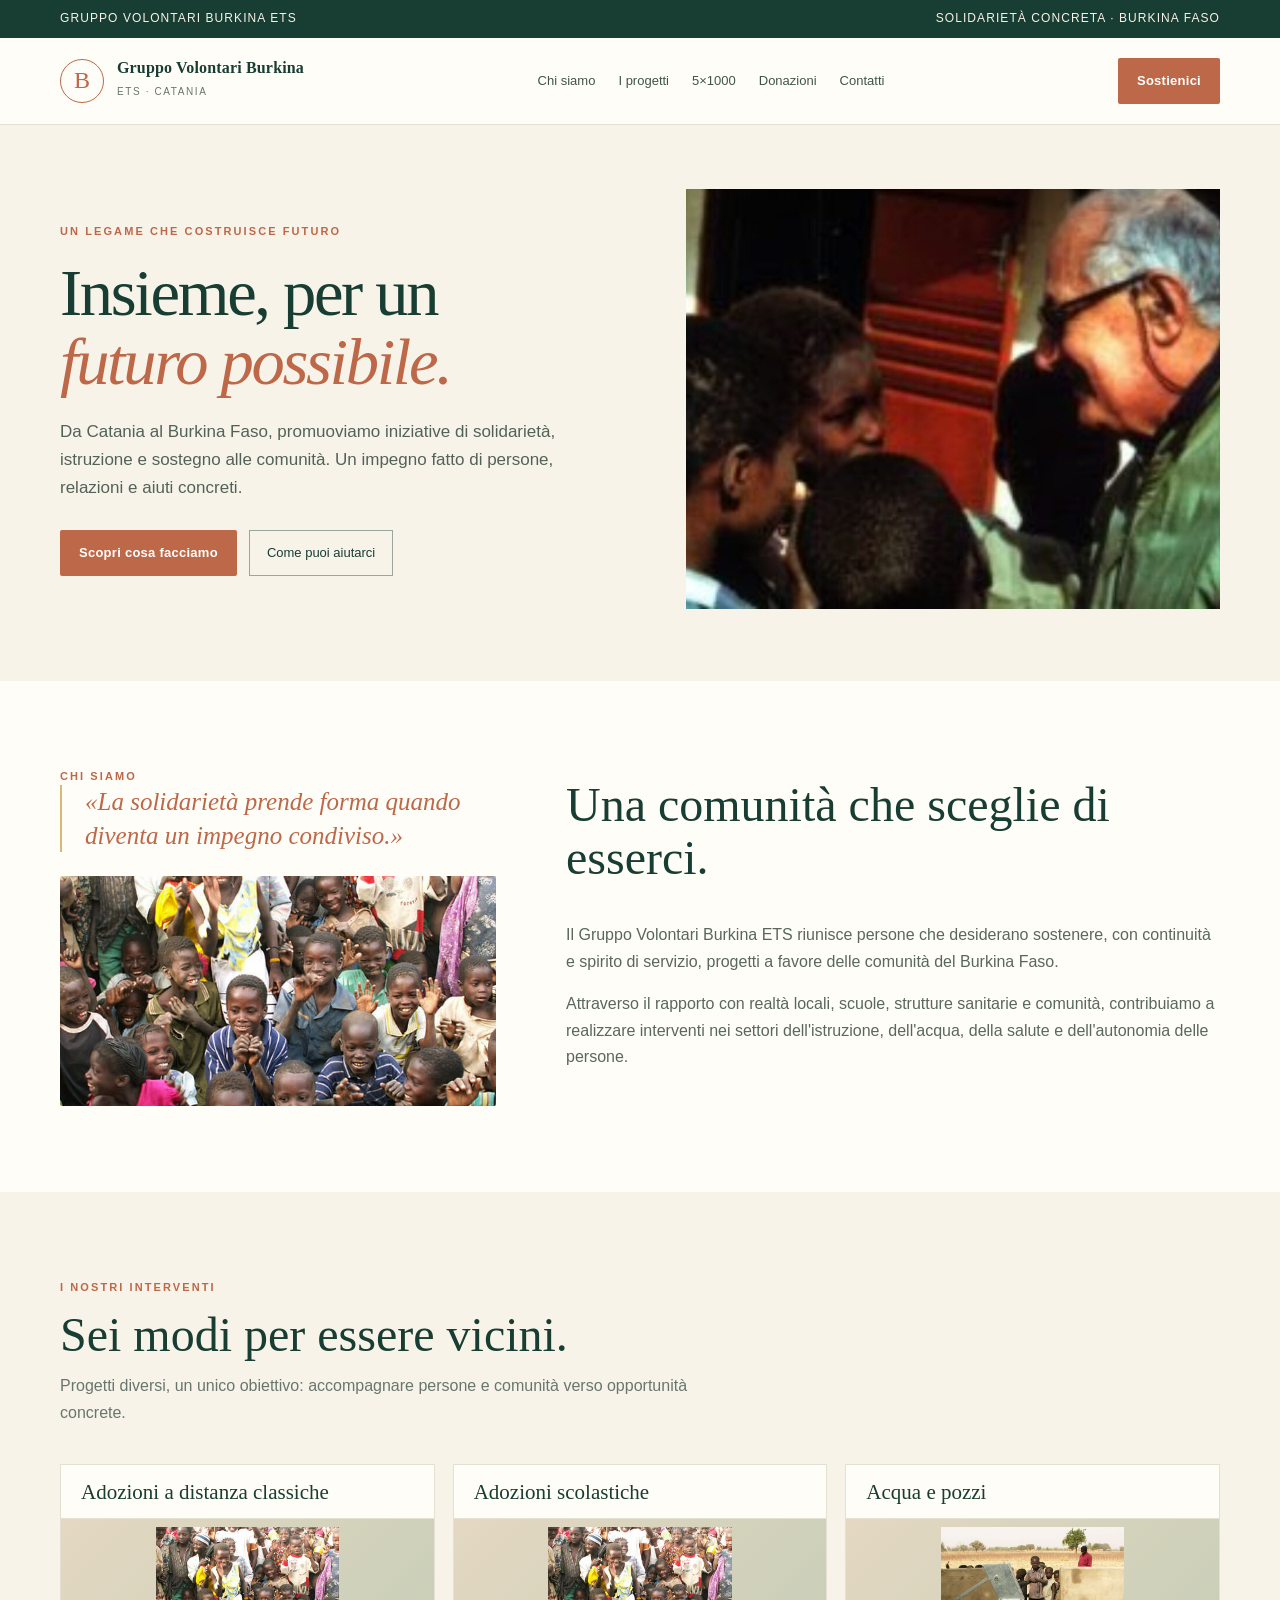
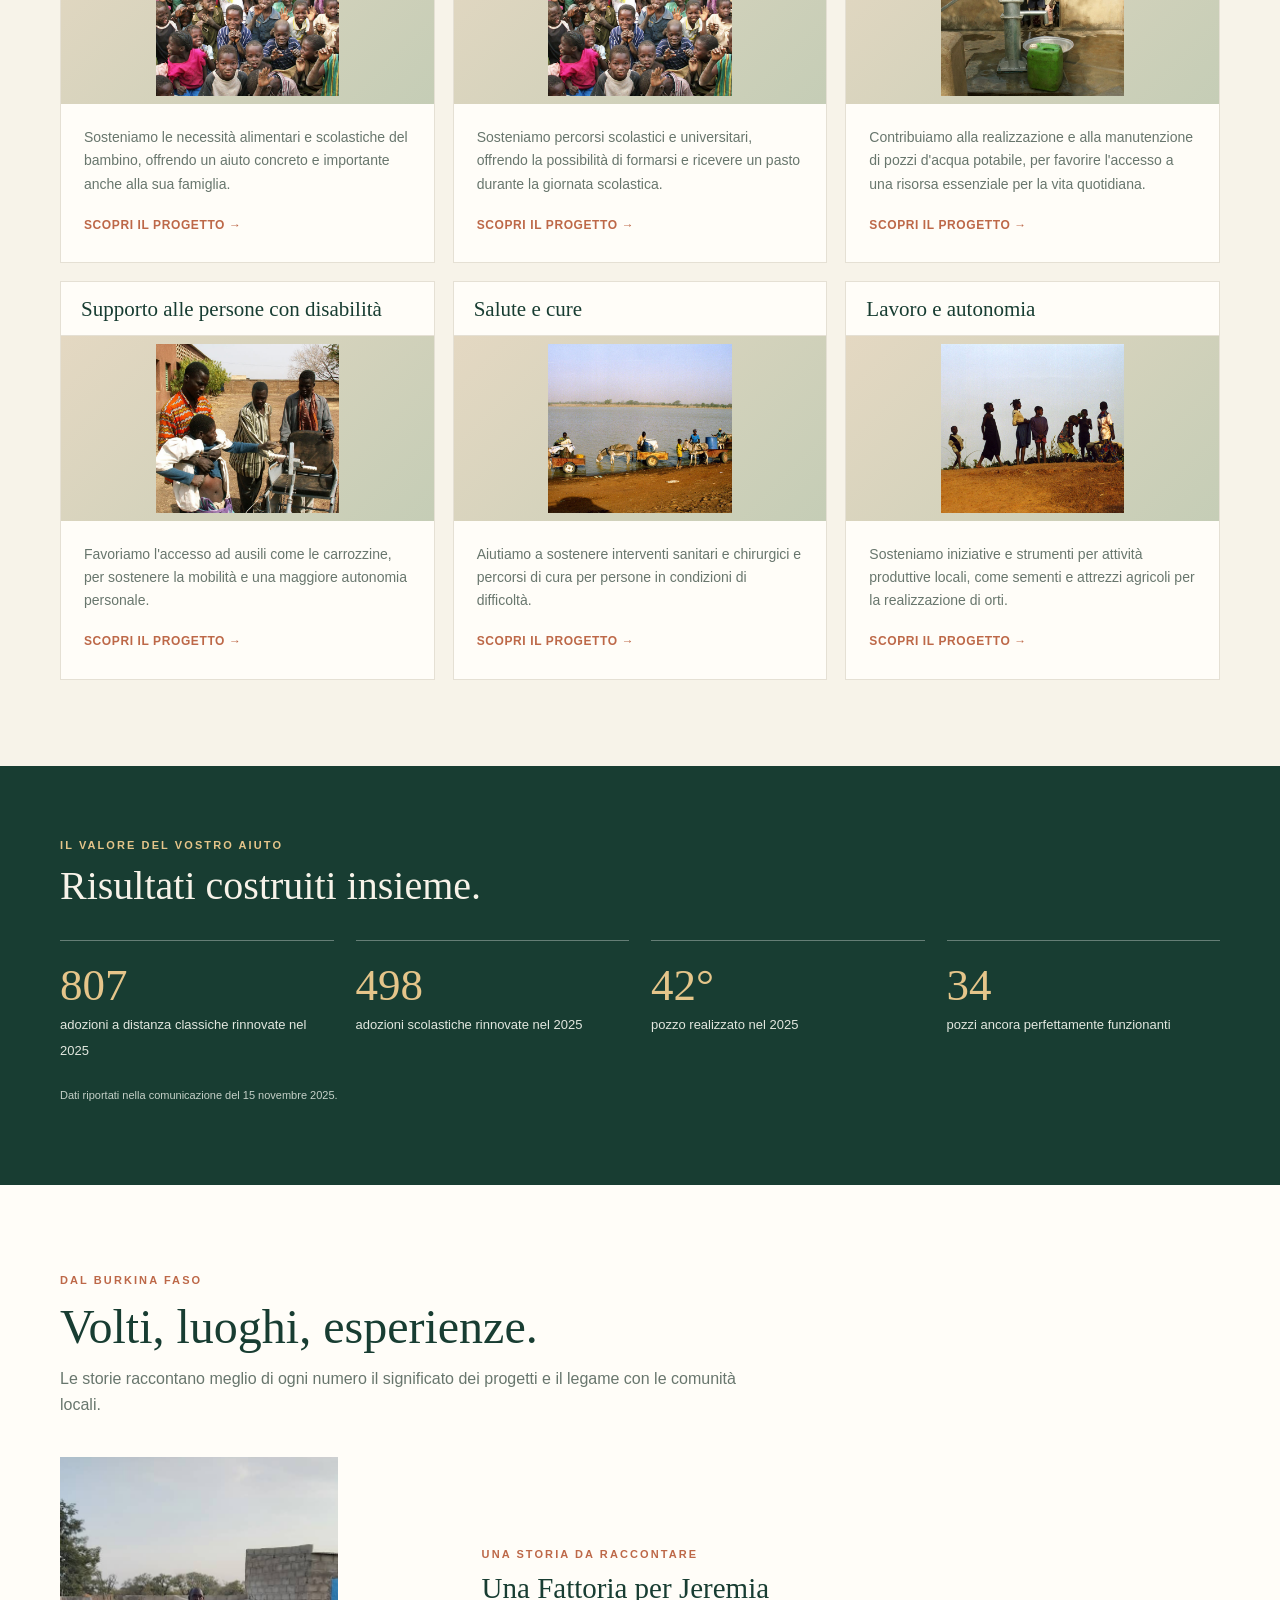
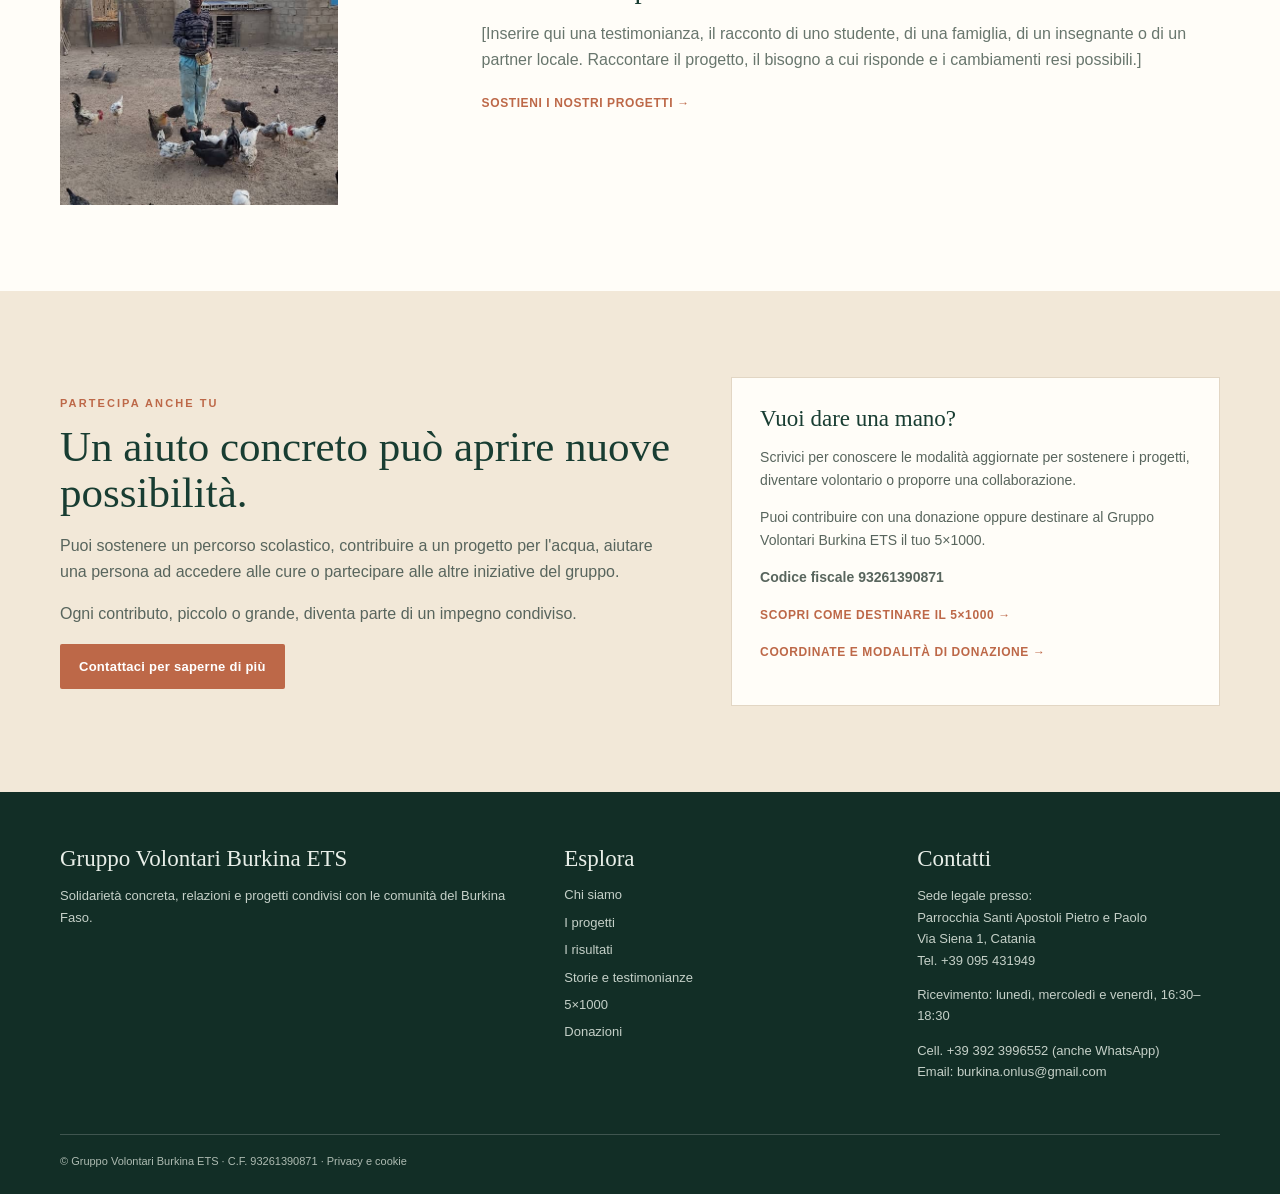
<file: index.html>
<!doctype html>
<html lang="it">
<head>
<meta charset="utf-8"><meta name="viewport" content="width=device-width, initial-scale=1">
<title>Gruppo Volontari Burkina ETS</title>
<meta name="description" content="Gruppo Volontari Burkina ETS: sostegni a distanza, acqua, salute, istruzione e progetti di autonomia in Burkina Faso.">
<style>
:root{--green:#183d32;--green2:#2f5b49;--cream:#f7f3e9;--paper:#fffdf8;--rust:#bd6848;--gold:#d8b879;--ink:#23332c;--muted:#68766d;--line:#e5e0d4;--max:1160px}
*{box-sizing:border-box}html{scroll-behavior:smooth}body{margin:0;background:var(--paper);color:var(--ink);font:16px/1.65 'Avenir Next',Avenir,'Segoe UI',sans-serif}a{color:inherit;text-decoration:none}.wrap{width:min(var(--max),calc(100% - 48px));margin:auto}
.topline{background:var(--green);color:#f8f2e6;font-size:12px;letter-spacing:.09em;text-transform:uppercase;padding:9px 0}.topline .wrap{display:flex;justify-content:space-between;gap:18px}
header{background:var(--paper);position:sticky;top:0;z-index:10;border-bottom:1px solid var(--line)}.nav{height:86px;display:flex;align-items:center;justify-content:space-between;gap:25px}.brand{display:flex;align-items:center;gap:13px}.mark{width:44px;height:44px;border:1px solid var(--rust);border-radius:50%;display:grid;place-items:center;color:var(--rust);font-family:Georgia,serif;font-size:24px}.brand strong{display:block;font:700 16px/1.2 Georgia,serif;letter-spacing:.01em;color:var(--green)}.brand small{font-size:10px;letter-spacing:.16em;text-transform:uppercase;color:var(--muted)}nav{display:flex;align-items:center;gap:23px;font-size:13px;color:#40554a}nav a:hover{color:var(--rust)}.nav-cta,.btn{display:inline-flex;align-items:center;justify-content:center;background:var(--rust);color:white;padding:12px 19px;border-radius:2px;font-size:13px;font-weight:650;letter-spacing:.02em}.nav-cta:hover,.btn:hover{background:#9f5237}
.hero{background:var(--cream);padding:64px 0 72px;overflow:hidden}.hero-grid{display:grid;grid-template-columns:1.03fr .97fr;gap:58px;align-items:center}.eyebrow{font-size:11px;letter-spacing:.19em;text-transform:uppercase;color:var(--rust);font-weight:700}.hero h1{font:500 clamp(42px,5.2vw,70px)/1.04 Georgia,serif;color:var(--green);letter-spacing:-.035em;margin:18px 0 22px}.hero h1 em{font-weight:400;color:var(--rust)}.hero p{font-size:17px;max-width:520px;color:#536258;margin:0 0 28px}.hero-actions{display:flex;gap:12px;align-items:center;flex-wrap:wrap}.btn-outline{display:inline-flex;padding:11px 17px;border:1px solid #9aa69b;color:var(--green);font-size:13px}.visual{position:relative;min-height:420px;height:420px;background:#e8dfcb;overflow:hidden}.visual img{position:absolute;inset:0;width:100%;height:100%;object-fit:cover;display:block}
.section{padding:86px 0}.section-head{max-width:680px;margin-bottom:38px}.section-head h2{font:500 clamp(32px,4vw,48px)/1.1 Georgia,serif;color:var(--green);margin:12px 0}.section-head p{color:var(--muted);margin:0}.intro{display:grid;grid-template-columns:.8fr 1.2fr;gap:70px;align-items:start}.intro-quote{font:italic 25px/1.35 Georgia,serif;color:var(--rust);border-left:2px solid var(--gold);padding-left:23px}.intro-copy p{margin-top:0;color:#59675e}
.projects{background:var(--cream)}.cards{display:grid;grid-template-columns:repeat(3,1fr);gap:18px}.project{background:var(--paper);border:1px solid var(--line)}.project-img{height:185px;display:grid;place-items:center;background:linear-gradient(135deg,#e4d8c2,#c5cdb6);position:relative;color:#425a4b}.project-img.alt{background:linear-gradient(135deg,#d7c5ad,#b5c4bd)}.project-img.gallery{display:grid;grid-template-columns:repeat(3,1fr);gap:3px;background:var(--paper);overflow:hidden}.project-img.gallery img{width:100%;height:100%;min-width:0;object-fit:cover;display:block}.project-img.photo img{width:100%;height:100%;object-fit:cover;display:block}.project-img.warm{background:linear-gradient(135deg,#e7d4b7,#c99b79)}.project-img span{font-size:11px;letter-spacing:.1em;text-transform:uppercase;background:#fffdf0d9;padding:9px 13px}.project-title{padding:15px 20px 13px;background:var(--paper);border-bottom:1px solid var(--line)}.project-title h3{font:500 21px/1.2 Georgia,serif;color:var(--green);margin:0}.project-body{padding:22px 23px 25px}.project-body h3{font:500 23px Georgia,serif;color:var(--green);margin:0 0 9px}.project-body p{font-size:14px;color:var(--muted);margin:0 0 15px}.more{font-size:12px;color:var(--rust);font-weight:700;letter-spacing:.05em;text-transform:uppercase}
.impact{background:var(--green);color:#f8f3e9;padding:70px 0}.impact h2{font:500 40px/1.1 Georgia,serif;margin:10px 0 32px}.stats{display:grid;grid-template-columns:repeat(4,1fr);gap:22px}.stat{border-top:1px solid #ffffff55;padding-top:18px}.stat strong{font:500 45px Georgia,serif;color:#e5c58a;display:block}.stat span{font-size:13px;color:#e2e7df}
.story-grid{display:grid;grid-template-columns:1fr 1fr;gap:24px}.story-photo{min-height:280px;background:linear-gradient(135deg,#d7c6a8,#9eaa8f);display:grid;place-items:center}.story-photo span{background:#fffdf0e8;padding:10px 14px;font-size:11px;letter-spacing:.1em;text-transform:uppercase}.story-text{padding:25px 0}.story-text h3{font:500 29px Georgia,serif;color:var(--green);margin:8px 0 13px}.story-text p{color:var(--muted)}
.help{background:#f2e8d8}.help-grid{display:grid;grid-template-columns:1fr .8fr;gap:60px;align-items:center}.help h2{font:500 43px/1.08 Georgia,serif;color:var(--green);margin:12px 0}.help p{color:#58655d}.help-panel{background:var(--paper);padding:28px;border:1px solid #e2d6c4}.help-panel h3{font:500 23px Georgia,serif;color:var(--green);margin:0 0 12px}.help-panel p{font-size:14px}
footer{background:#122e26;color:#e8eee8;padding:54px 0 24px}.foot-grid{display:grid;grid-template-columns:1fr .7fr 2fr;gap:32px}.foot-title{font:500 23px Georgia,serif;margin-bottom:12px}.foot-grid p,.foot-grid a{font-size:13px;color:#c5d0c8}.foot-grid a{display:block;margin:6px 0}.foot-grid p a{display:inline;margin:0}.copyright{border-top:1px solid #ffffff30;margin-top:38px;padding-top:17px;font-size:11px;color:#aebbb2}
@media(max-width:850px){nav{display:none}.hero-grid,.intro,.help-grid{grid-template-columns:1fr;gap:35px}.visual{height:300px;min-height:300px}.cards{grid-template-columns:repeat(2,1fr)}.stats{grid-template-columns:repeat(2,1fr)}.foot-grid{grid-template-columns:1fr 1fr}}
@media(max-width:560px){.wrap{width:min(var(--max),calc(100% - 32px))}.topline .wrap{font-size:10px}.nav{height:72px}.hero{padding:46px 0}.hero h1{font-size:44px}.section{padding:60px 0}.cards{grid-template-columns:1fr}.project-img{height:165px}.stats{gap:20px}.stat strong{font-size:37px}.story-grid{grid-template-columns:1fr}.story-photo{min-height:210px}.foot-grid{grid-template-columns:1fr;gap:25px}}
.project-title a{display:block}.project-title a:hover h3{color:var(--rust)}.project-image-link{display:block}.project-image-link:focus-visible,.project-title a:focus-visible{outline:3px solid var(--rust);outline-offset:3px}
</style>
<link rel="stylesheet" href="style.css">
</head>
<body>
<div class="topline"><div class="wrap"><span>Gruppo Volontari Burkina ETS</span><span>Solidarietà concreta · Burkina Faso</span></div></div>
<header><div class="wrap nav">
<a class="brand" href="#"><span class="mark">B</span><span><strong>Gruppo Volontari Burkina</strong><small>ETS · Catania</small></span></a>
<nav><a href="#chi-siamo">Chi siamo</a><a href="#progetti">I progetti</a><a href="5x1000.html">5×1000</a><a href="donazioni.html">Donazioni</a><a href="#contatti">Contatti</a></nav>
<a class="nav-cta" href="donazioni.html">Sostienici</a>
</div></header>
<main>
<section class="hero"><div class="wrap hero-grid">
<div><div class="eyebrow">Un legame che costruisce futuro</div><h1>Insieme, per un<br><em>futuro possibile.</em></h1><p>Da Catania al Burkina Faso, promuoviamo iniziative di solidarietà, istruzione e sostegno alle comunità. Un impegno fatto di persone, relazioni e aiuti concreti.</p><div class="hero-actions"><a class="btn" href="#progetti">Scopri cosa facciamo</a><a class="btn-outline" href="#aiutaci">Come puoi aiutarci</a></div></div>
<a href="Giovanni_Piro.jpg" target="_blank" rel="noopener" aria-label="Apri la fotografia di Giovanni Piro a grandezza originale" style="display:block"><div class="visual" style="cursor:zoom-in"><img src="Giovanni_Piro.jpg" alt="Giovanni Piro — clicca per aprire la fotografia intera"></div></a>
</div></section>
<section class="section" id="chi-siamo"><div class="wrap intro">
<div><div class="eyebrow">Chi siamo</div><div class="intro-quote">«La solidarietà prende forma quando diventa un impegno condiviso.»</div>
<div style="margin-top:24px;width:100%;height:230px;max-height:230px;overflow:hidden"><img src="images/bambini.jpg" alt="Bambini del Burkina Faso" style="display:block;width:100%;height:100%;max-width:100%;max-height:100%;object-fit:cover;object-position:center;border-radius:2px"></div></div>
<div class="intro-copy"><div class="section-head"><h2>Una comunità che sceglie di esserci.</h2></div><p>Il Gruppo Volontari Burkina ETS riunisce persone che desiderano sostenere, con continuità e spirito di servizio, progetti a favore delle comunità del Burkina Faso.</p><p>Attraverso il rapporto con realtà locali, scuole, strutture sanitarie e comunità, contribuiamo a realizzare interventi nei settori dell'istruzione, dell'acqua, della salute e dell'autonomia delle persone.</p></div>
</div></section>
<section class="section projects" id="progetti"><div class="wrap"><div class="section-head"><div class="eyebrow">I nostri interventi</div><h2>Sei modi per essere vicini.</h2><p>Progetti diversi, un unico obiettivo: accompagnare persone e comunità verso opportunità concrete.</p></div>
<div class="cards">
<article class="project"><div class="project-title"><a href="sostegni-a-distanza.html" aria-label="Scopri Adozioni a distanza classiche"><h3>Adozioni a distanza classiche</h3></a></div><a href="sostegni-a-distanza.html" class="project-image-link" aria-label="Apri il progetto Adozioni a distanza classiche"><div class="project-img photo-slot" style="height:185px;min-height:185px;max-height:185px;overflow:hidden;display:flex;align-items:center;justify-content:center"><img src="images/bambini.jpg" alt="Bambini sostenuti attraverso le adozioni a distanza classiche" style="display:block;width:100%;height:100%;max-width:100%;max-height:100%;min-width:0;min-height:0;object-fit:contain;padding:8px;box-sizing:border-box"></div></a><div class="project-body"><p>Sosteniamo le necessità alimentari e scolastiche del bambino, offrendo un aiuto concreto e importante anche alla sua famiglia.</p><a class="more" href="sostegni-a-distanza.html">Scopri il progetto →</a></div></article>
<article class="project"><div class="project-title"><a href="adozioni-scolastiche.html" aria-label="Scopri Adozioni scolastiche"><h3>Adozioni scolastiche</h3></a></div><a href="adozioni-scolastiche.html" class="project-image-link" aria-label="Apri il progetto Adozioni scolastiche"><div class="project-img photo-slot" style="height:185px;min-height:185px;max-height:185px;overflow:hidden;display:flex;align-items:center;justify-content:center"><img src="images/bambini.jpg" alt="Bambini coinvolti nei progetti di alimentazione e scuola" style="display:block;width:100%;height:100%;max-width:100%;max-height:100%;min-width:0;min-height:0;object-fit:contain;padding:8px;box-sizing:border-box"></div></a><div class="project-body"><p>Sosteniamo percorsi scolastici e universitari, offrendo la possibilità di formarsi e ricevere un pasto durante la giornata scolastica.</p><a class="more" href="adozioni-scolastiche.html">Scopri il progetto →</a></div></article>
<article class="project"><div class="project-title"><a href="acqua-e-pozzi.html" aria-label="Scopri Acqua e pozzi"><h3>Acqua e pozzi</h3></a></div><a href="acqua-e-pozzi.html" class="project-image-link" aria-label="Apri il progetto Acqua e pozzi"><div class="project-img photo-slot" style="height:185px;min-height:185px;max-height:185px;overflow:hidden;display:flex;align-items:center;justify-content:center"><img src="images/pozzo2.jpg" alt="Pozzo realizzato in Burkina Faso" style="display:block;width:100%;height:100%;max-width:100%;max-height:100%;min-width:0;min-height:0;object-fit:contain;padding:8px;box-sizing:border-box"></div></a><div class="project-body"><p>Contribuiamo alla realizzazione e alla manutenzione di pozzi d'acqua potabile, per favorire l'accesso a una risorsa essenziale per la vita quotidiana.</p><a class="more" href="acqua-e-pozzi.html">Scopri il progetto →</a></div></article>
<article class="project"><div class="project-title"><a href="supporto-disabilita.html" aria-label="Scopri Supporto alle persone con disabilità"><h3>Supporto alle persone con disabilità</h3></a></div><a href="supporto-disabilita.html" class="project-image-link" aria-label="Apri il progetto Supporto alle persone con disabilità"><div class="project-img photo-slot" style="height:185px;min-height:185px;max-height:185px;overflow:hidden;display:flex;align-items:center;justify-content:center"><img src="images/carrozzine2.jpg" alt="Carrozzine per persone con disabilità" style="display:block;width:100%;height:100%;max-width:100%;max-height:100%;min-width:0;min-height:0;object-fit:contain;padding:8px;box-sizing:border-box"></div></a><div class="project-body"><p>Favoriamo l'accesso ad ausili come le carrozzine, per sostenere la mobilità e una maggiore autonomia personale.</p><a class="more" href="supporto-disabilita.html">Scopri il progetto →</a></div></article>
<article class="project"><div class="project-title"><a href="salute-e-cure.html" aria-label="Scopri Salute e cure"><h3>Salute e cure</h3></a></div><a href="salute-e-cure.html" class="project-image-link" aria-label="Apri il progetto Salute e cure"><div class="project-img photo-slot" style="height:185px;min-height:185px;max-height:185px;overflow:hidden;display:flex;align-items:center;justify-content:center"><img src="images/popolazione.jpg" alt="Persone del Burkina Faso coinvolte nei progetti per la salute e le cure" style="display:block;width:100%;height:100%;max-width:100%;max-height:100%;min-width:0;min-height:0;object-fit:contain;padding:8px;box-sizing:border-box"></div></a><div class="project-body"><p>Aiutiamo a sostenere interventi sanitari e chirurgici e percorsi di cura per persone in condizioni di difficoltà.</p><a class="more" href="salute-e-cure.html">Scopri il progetto →</a></div></article>
<article class="project"><div class="project-title"><a href="lavoro-e-autonomia.html" aria-label="Scopri Lavoro e autonomia"><h3>Lavoro e autonomia</h3></a></div><a href="lavoro-e-autonomia.html" class="project-image-link" aria-label="Apri il progetto Lavoro e autonomia"><div class="project-img photo-slot" style="height:185px;min-height:185px;max-height:185px;overflow:hidden;display:flex;align-items:center;justify-content:center"><img src="images/madri.jpg" alt="Donne coinvolte in un progetto di lavoro e autonomia" style="display:block;width:100%;height:100%;max-width:100%;max-height:100%;min-width:0;min-height:0;object-fit:contain;padding:8px;box-sizing:border-box"></div></a><div class="project-body"><p>Sosteniamo iniziative e strumenti per attività produttive locali, come sementi e attrezzi agricoli per la realizzazione di orti.</p><a class="more" href="lavoro-e-autonomia.html">Scopri il progetto →</a></div></article>
</div></div></section>
<section class="impact" id="risultati"><div class="wrap"><div class="eyebrow" style="color:#e5c58a">Il valore del vostro aiuto</div><h2>Risultati costruiti insieme.</h2><div class="stats">
<div class="stat"><strong>807</strong><span>adozioni a distanza classiche rinnovate nel 2025</span></div><div class="stat"><strong>498</strong><span>adozioni scolastiche rinnovate nel 2025</span></div><div class="stat"><strong>42°</strong><span>pozzo realizzato nel 2025</span></div><div class="stat"><strong>34</strong><span>pozzi ancora perfettamente funzionanti</span></div>
</div><p style="font-size:11px;color:#c5d0c8;margin-top:22px">Dati riportati nella comunicazione del 15 novembre 2025.</p></div></section>
<section class="section" id="storie"><div class="wrap"><div class="section-head"><div class="eyebrow">Dal Burkina Faso</div><h2>Volti, luoghi, esperienze.</h2><p>Le storie raccontano meglio di ogni numero il significato dei progetti e il legame con le comunità locali.</p></div>
<div class="story-grid jeremia-story" style="grid-template-columns:0.7fr 1.3fr;align-items:center"><a href="images/Jeremia.jpg" target="_blank" rel="noopener" aria-label="Apri la fotografia di Jeremia a grandezza originale" style="display:block;width:70%;text-decoration:none"><div class="story-photo" style="aspect-ratio:4/5;width:100%;min-height:0;height:auto;overflow:hidden;display:block;background:#e8dfcb;cursor:zoom-in"><img src="images/Jeremia.jpg" alt="Jeremia in Burkina Faso — clicca per aprire la fotografia intera" style="display:block;width:100%;height:100%;object-fit:cover;object-position:center 20%"></div></a><div class="story-text"><div class="eyebrow">Una storia da raccontare</div><h3>Una Fattoria per Jeremia</h3><p>[Inserire qui una testimonianza, il racconto di uno studente, di una famiglia, di un insegnante o di un partner locale. Raccontare il progetto, il bisogno a cui risponde e i cambiamenti resi possibili.]</p><a class="more" href="donazioni.html">Sostieni i nostri progetti →</a></div></div>
</div></section>
<section class="section help" id="aiutaci"><div class="wrap help-grid"><div><div class="eyebrow">Partecipa anche tu</div><h2>Un aiuto concreto può aprire nuove possibilità.</h2><p>Puoi sostenere un percorso scolastico, contribuire a un progetto per l'acqua, aiutare una persona ad accedere alle cure o partecipare alle altre iniziative del gruppo.</p><p>Ogni contributo, piccolo o grande, diventa parte di un impegno condiviso.</p><a class="btn" href="donazioni.html">Contattaci per saperne di più</a></div>
<div class="help-panel"><h3>Vuoi dare una mano?</h3><p>Scrivici per conoscere le modalità aggiornate per sostenere i progetti, diventare volontario o proporre una collaborazione.</p><p>Puoi contribuire con una donazione oppure destinare al Gruppo Volontari Burkina ETS il tuo 5×1000.</p><p><strong>Codice fiscale 93261390871</strong></p><p><a class="more" href="5x1000.html">Scopri come destinare il 5×1000 →</a></p><p><a class="more" href="donazioni.html">Coordinate e modalità di donazione →</a></p></div></div></section>
</main>
<footer id="contatti"><div class="wrap"><div class="foot-grid">
<div><div class="foot-title">Gruppo Volontari Burkina ETS</div><p>Solidarietà concreta, relazioni e progetti condivisi con le comunità del Burkina Faso.</p></div>
<div><div class="foot-title">Esplora</div><a href="#chi-siamo">Chi siamo</a><a href="#progetti">I progetti</a><a href="#risultati">I risultati</a><a href="#storie">Storie e testimonianze</a><a href="5x1000.html">5×1000</a><a href="donazioni.html">Donazioni</a></div>
<div><div class="foot-title">Contatti</div><p>Sede legale presso:<br>Parrocchia Santi Apostoli Pietro e Paolo<br>Via Siena 1, Catania<br>Tel. <a href="tel:+39095431949">+39 095 431949</a></p><p>Ricevimento: lunedì, mercoledì e venerdì, 16:30–18:30</p><p>Cell. <a href="tel:+393923996552">+39 392 3996552</a> (anche WhatsApp)<br>Email: <a href="mailto:burkina.onlus@gmail.com">burkina.onlus@gmail.com</a></p></div>
</div><div class="copyright">© Gruppo Volontari Burkina ETS · C.F. 93261390871 · Privacy e cookie</div></div></footer>
</body></html>
</file>
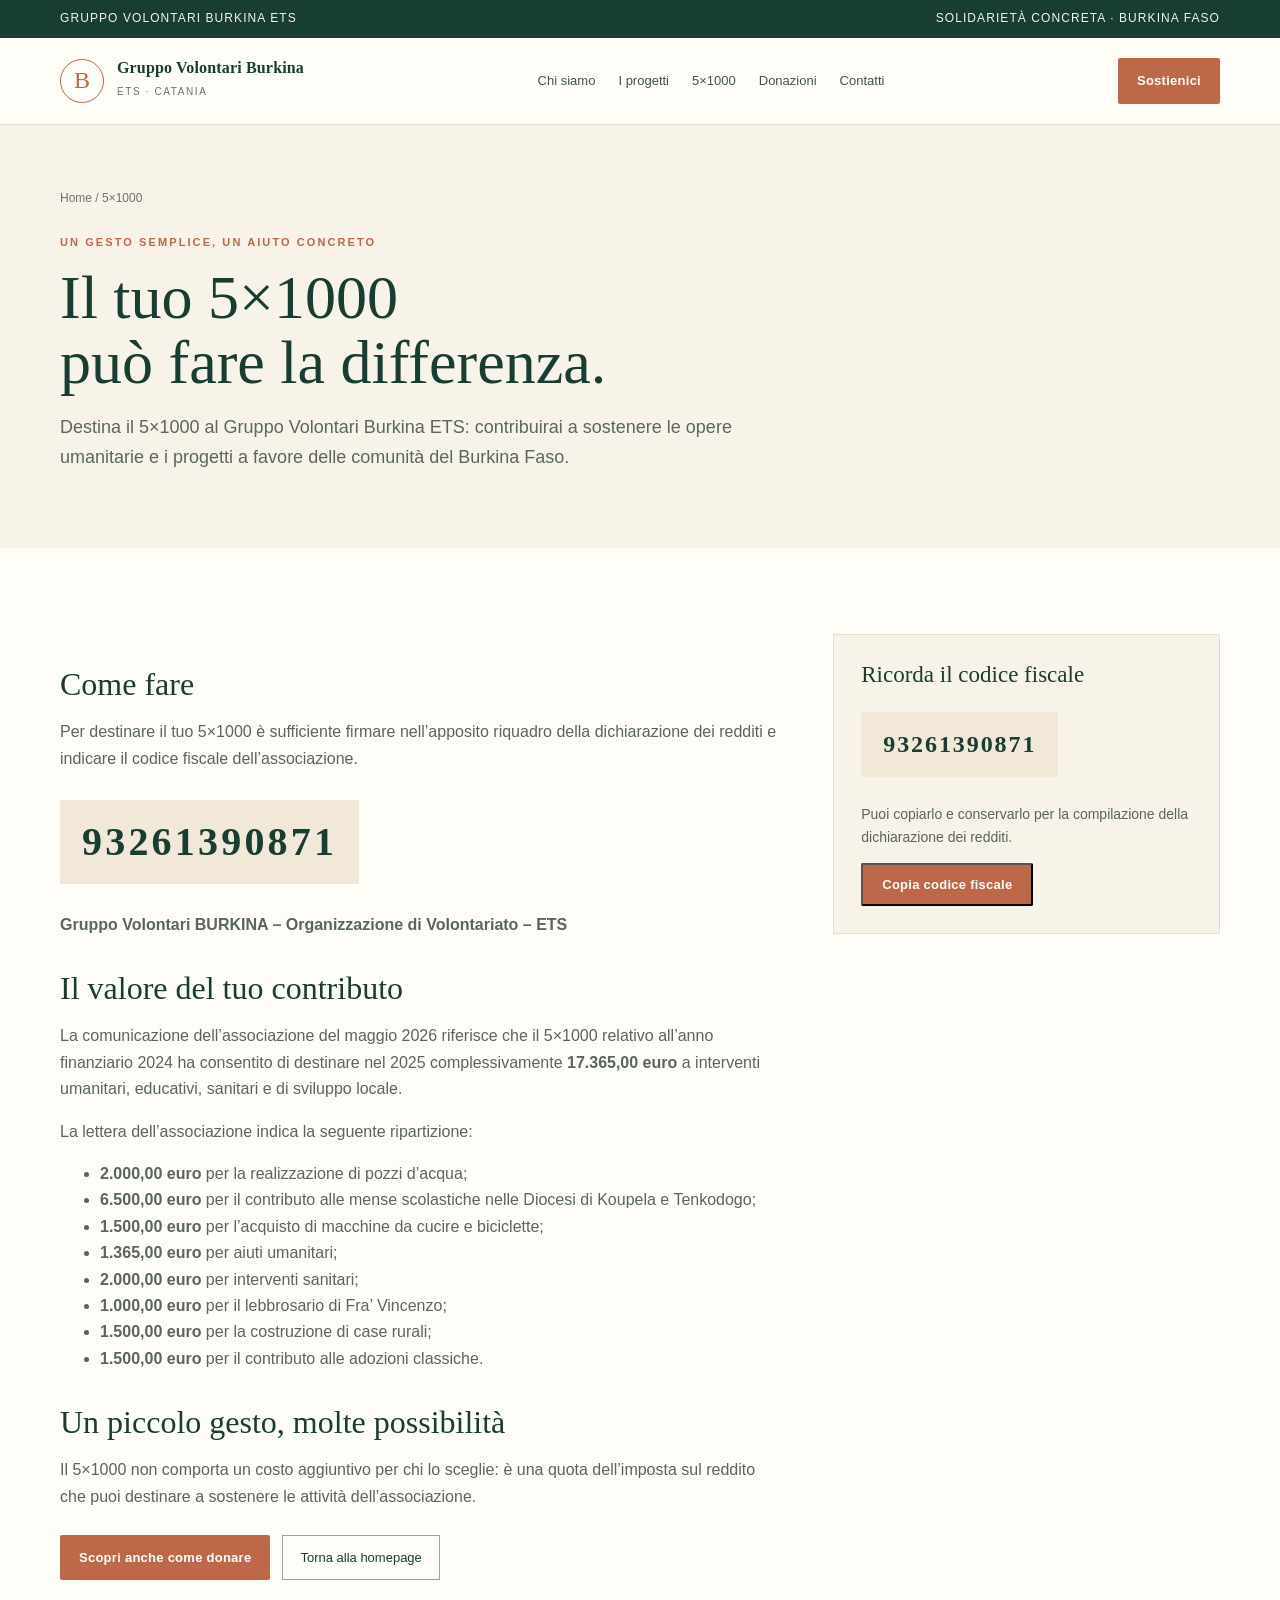
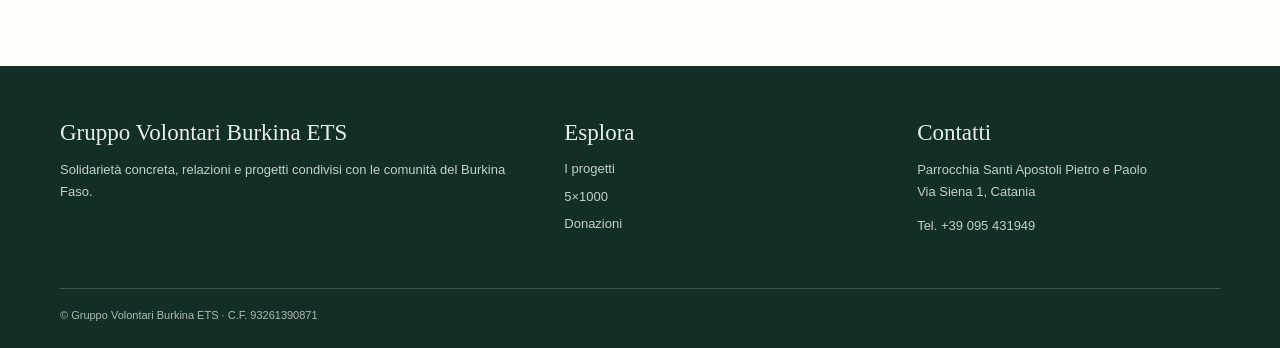
<file: 5x1000.html>
<!doctype html><html lang="it"><head><meta charset="utf-8"><meta name="viewport" content="width=device-width, initial-scale=1"><title>5×1000 | Gruppo Volontari Burkina ETS</title><meta name="description" content="Destina il tuo 5×1000 al Gruppo Volontari Burkina ETS."><link rel="stylesheet" href="style.css"></head><body><div class="topline"><div class="wrap"><span>Gruppo Volontari Burkina ETS</span><span>Solidarietà concreta · Burkina Faso</span></div></div><header><div class="wrap nav"><a class="brand" href="index.html"><span class="mark">B</span><span><strong>Gruppo Volontari Burkina</strong><small>ETS · Catania</small></span></a><nav><a href="index.html#chi-siamo">Chi siamo</a><a href="index.html#progetti">I progetti</a><a href="5x1000.html">5×1000</a><a href="donazioni.html">Donazioni</a><a href="index.html#contatti">Contatti</a></nav><a class="nav-cta" href="donazioni.html">Sostienici</a></div></header><main><section class="page-hero"><div class="wrap"><div class="breadcrumb"><a href="index.html">Home</a> / 5×1000</div><div class="eyebrow">Un gesto semplice, un aiuto concreto</div><h1>Il tuo 5×1000<br>può fare la differenza.</h1><p>Destina il 5×1000 al Gruppo Volontari Burkina ETS: contribuirai a sostenere le opere umanitarie e i progetti a favore delle comunità del Burkina Faso.</p></div></section><section class="section"><div class="wrap content-grid"><article class="prose"><h2>Come fare</h2><p>Per destinare il tuo 5×1000 è sufficiente firmare nell’apposito riquadro della dichiarazione dei redditi e indicare il codice fiscale dell’associazione.</p><div class="tax-code">93261390871</div><p><strong>Gruppo Volontari BURKINA – Organizzazione di Volontariato – ETS</strong></p><h2>Il valore del tuo contributo</h2><p>La comunicazione dell’associazione del maggio 2026 riferisce che il 5×1000 relativo all’anno finanziario 2024 ha consentito di destinare nel 2025 complessivamente <strong>17.365,00 euro</strong> a interventi umanitari, educativi, sanitari e di sviluppo locale.</p><p>La lettera dell’associazione indica la seguente ripartizione:</p>
<ul>
<li><strong>2.000,00 euro</strong> per la realizzazione di pozzi d’acqua;</li>
<li><strong>6.500,00 euro</strong> per il contributo alle mense scolastiche nelle Diocesi di Koupela e Tenkodogo;</li>
<li><strong>1.500,00 euro</strong> per l’acquisto di macchine da cucire e biciclette;</li>
<li><strong>1.365,00 euro</strong> per aiuti umanitari;</li>
<li><strong>2.000,00 euro</strong> per interventi sanitari;</li>
<li><strong>1.000,00 euro</strong> per il lebbrosario di Fra’ Vincenzo;</li>
<li><strong>1.500,00 euro</strong> per la costruzione di case rurali;</li>
<li><strong>1.500,00 euro</strong> per il contributo alle adozioni classiche.</li>
</ul>
<h2>Un piccolo gesto, molte possibilità</h2><p>Il 5×1000 non comporta un costo aggiuntivo per chi lo sceglie: è una quota dell’imposta sul reddito che puoi destinare a sostenere le attività dell’associazione.</p><div class="action-row"><a class="btn" href="donazioni.html">Scopri anche come donare</a><a class="btn-outline" href="index.html">Torna alla homepage</a></div></article><aside class="sidebox"><h3>Ricorda il codice fiscale</h3><div class="tax-code" style="font-size:24px">93261390871</div><p>Puoi copiarlo e conservarlo per la compilazione della dichiarazione dei redditi.</p><button class="btn" onclick="navigator.clipboard.writeText('93261390871')">Copia codice fiscale</button></aside></div></section></main><footer><div class="wrap"><div class="foot-grid"><div><div class="foot-title">Gruppo Volontari Burkina ETS</div><p>Solidarietà concreta, relazioni e progetti condivisi con le comunità del Burkina Faso.</p></div><div><div class="foot-title">Esplora</div><a href="index.html#progetti">I progetti</a><a href="5x1000.html">5×1000</a><a href="donazioni.html">Donazioni</a></div><div><div class="foot-title">Contatti</div><p>Parrocchia Santi Apostoli Pietro e Paolo<br>Via Siena 1, Catania</p><p>Tel. +39 095 431949</p></div></div><div class="copyright">© Gruppo Volontari Burkina ETS · C.F. 93261390871</div></div></footer></body></html>
</file>
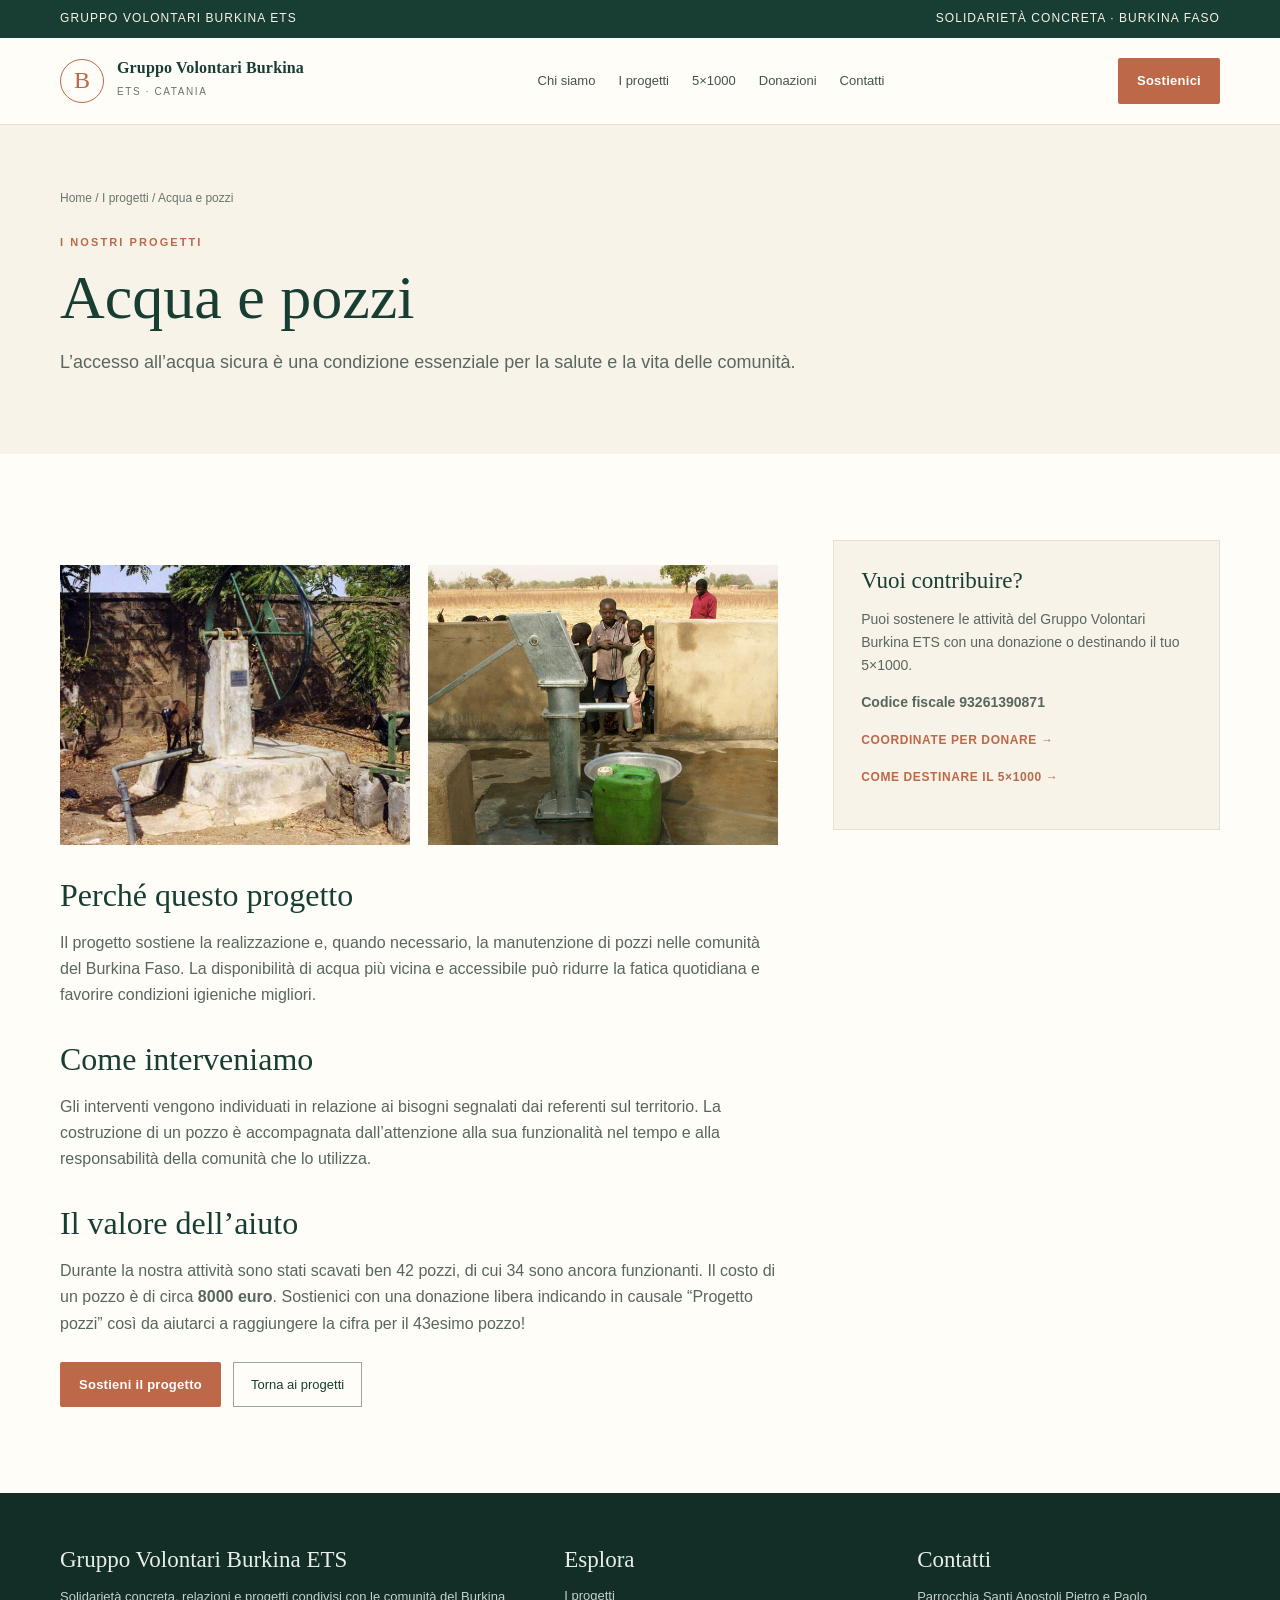
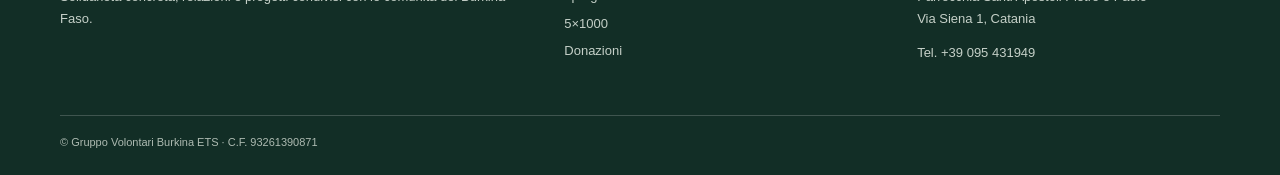
<file: acqua-e-pozzi.html>
<!doctype html><html lang="it"><head><meta charset="utf-8"><meta name="viewport" content="width=device-width, initial-scale=1"><title>Acqua e pozzi | Gruppo Volontari Burkina ETS</title><meta name="description" content="L’accesso all’acqua sicura è una condizione essenziale per la salute e la vita delle comunità."><link rel="stylesheet" href="style.css"></head><body><div class="topline"><div class="wrap"><span>Gruppo Volontari Burkina ETS</span><span>Solidarietà concreta · Burkina Faso</span></div></div><header><div class="wrap nav"><a class="brand" href="index.html"><span class="mark">B</span><span><strong>Gruppo Volontari Burkina</strong><small>ETS · Catania</small></span></a><nav><a href="index.html#chi-siamo">Chi siamo</a><a href="index.html#progetti">I progetti</a><a href="5x1000.html">5×1000</a><a href="donazioni.html">Donazioni</a><a href="index.html#contatti">Contatti</a></nav><a class="nav-cta" href="donazioni.html">Sostienici</a></div></header><main><section class="page-hero"><div class="wrap"><div class="breadcrumb"><a href="index.html">Home</a> / <a href="index.html#progetti">I progetti</a> / Acqua e pozzi</div><div class="eyebrow">I nostri progetti</div><h1>Acqua e pozzi</h1><p>L’accesso all’acqua sicura è una condizione essenziale per la salute e la vita delle comunità.</p></div></section><section class="section"><div class="wrap content-grid"><article class="prose"><div style="display:grid; grid-template-columns:repeat(auto-fit,minmax(240px,1fr)); gap:18px; margin:25px 0;">
  <img src="images/pozzo.jpg"
       alt="Pozzo realizzato in Burkina Faso"
       style="width:100%; height:280px; object-fit:cover;">

  <img src="images/pozzo2.jpg"
       alt="Bambini presso un pozzo in Burkina Faso"
       style="width:100%; height:280px; object-fit:cover;">
</div><h2>Perché questo progetto</h2><p>Il progetto sostiene la realizzazione e, quando necessario, la manutenzione di pozzi nelle comunità del Burkina Faso. La disponibilità di acqua più vicina e accessibile può ridurre la fatica quotidiana e favorire condizioni igieniche migliori.</p><h2>Come interveniamo</h2><p>Gli interventi vengono individuati in relazione ai bisogni segnalati dai referenti sul territorio. La costruzione di un pozzo è accompagnata dall’attenzione alla sua funzionalità nel tempo e alla responsabilità della comunità che lo utilizza.</p><h2>Il valore dell’aiuto</h2><p>Durante la nostra attività sono stati scavati ben 42 pozzi, di cui 34 sono ancora funzionanti. Il costo di un pozzo è di circa <strong>8000 euro</strong>. Sostienici con una donazione libera indicando in causale “Progetto pozzi” così da aiutarci a raggiungere la cifra per il 43esimo pozzo!</p><div class="action-row"><a class="btn" href="donazioni.html">Sostieni il progetto</a><a class="btn-outline" href="index.html#progetti">Torna ai progetti</a></div></article><aside class="sidebox"><h3>Vuoi contribuire?</h3><p>Puoi sostenere le attività del Gruppo Volontari Burkina ETS con una donazione o destinando il tuo 5×1000.</p><p><strong>Codice fiscale 93261390871</strong></p><p><a class="more" href="donazioni.html">Coordinate per donare →</a></p><p><a class="more" href="5x1000.html">Come destinare il 5×1000 →</a></p></aside></div></section></main><footer><div class="wrap"><div class="foot-grid"><div><div class="foot-title">Gruppo Volontari Burkina ETS</div><p>Solidarietà concreta, relazioni e progetti condivisi con le comunità del Burkina Faso.</p></div><div><div class="foot-title">Esplora</div><a href="index.html#progetti">I progetti</a><a href="5x1000.html">5×1000</a><a href="donazioni.html">Donazioni</a></div><div><div class="foot-title">Contatti</div><p>Parrocchia Santi Apostoli Pietro e Paolo<br>Via Siena 1, Catania</p><p>Tel. +39 095 431949</p></div></div><div class="copyright">© Gruppo Volontari Burkina ETS · C.F. 93261390871</div></div></footer></body></html>
</file>
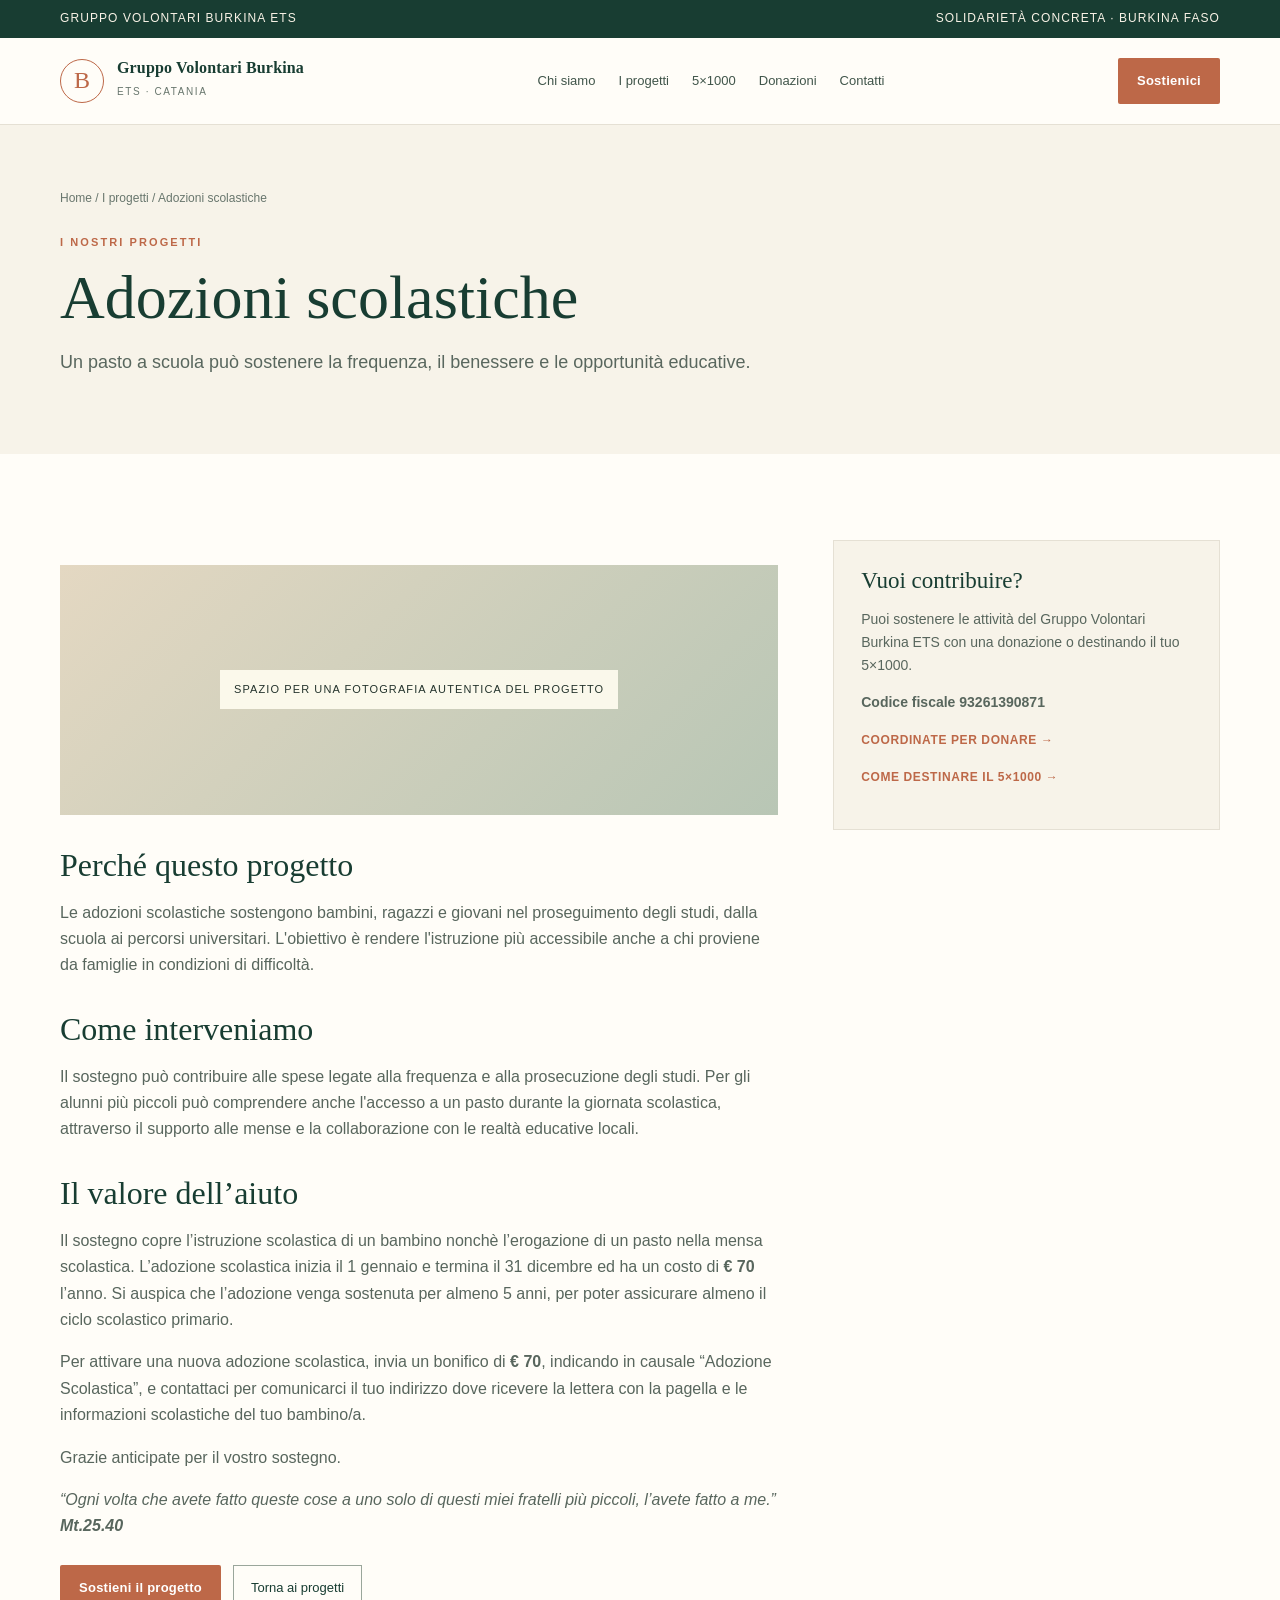
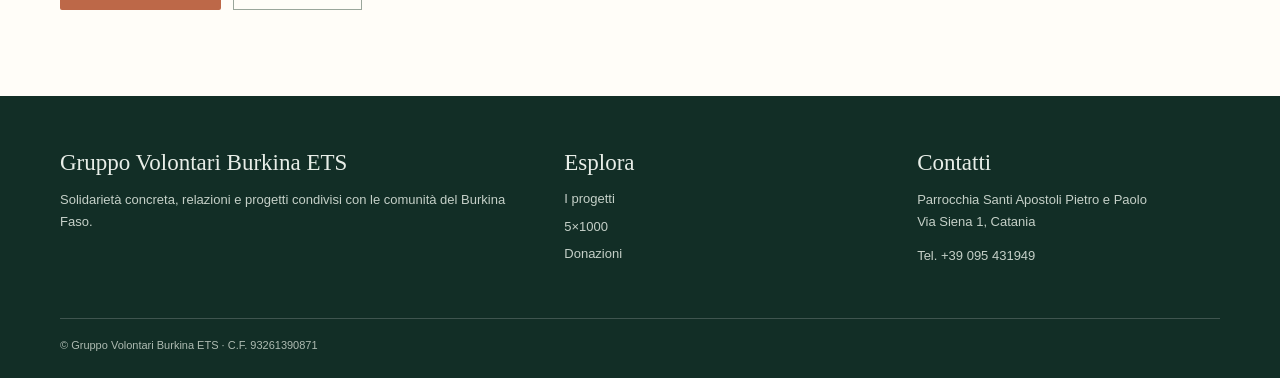
<file: adozioni-scolastiche.html>
<!doctype html><html lang="it"><head><meta charset="utf-8"><meta name="viewport" content="width=device-width, initial-scale=1"><title>Adozioni scolastiche | Gruppo Volontari Burkina ETS</title><meta name="description" content="Un aiuto concreto per sostenere percorsi scolastici e universitari e favorire l'accesso all'istruzione."><link rel="stylesheet" href="style.css"></head><body><div class="topline"><div class="wrap"><span>Gruppo Volontari Burkina ETS</span><span>Solidarietà concreta · Burkina Faso</span></div></div><header><div class="wrap nav"><a class="brand" href="index.html"><span class="mark">B</span><span><strong>Gruppo Volontari Burkina</strong><small>ETS · Catania</small></span></a><nav><a href="index.html#chi-siamo">Chi siamo</a><a href="index.html#progetti">I progetti</a><a href="5x1000.html">5×1000</a><a href="donazioni.html">Donazioni</a><a href="index.html#contatti">Contatti</a></nav><a class="nav-cta" href="donazioni.html">Sostienici</a></div></header><main><section class="page-hero"><div class="wrap"><div class="breadcrumb"><a href="index.html">Home</a> / <a href="index.html#progetti">I progetti</a> / Adozioni scolastiche</div><div class="eyebrow">I nostri progetti</div><h1>Adozioni scolastiche</h1><p>Un pasto a scuola può sostenere la frequenza, il benessere e le opportunità educative.</p></div></section><section class="section"><div class="wrap content-grid"><article class="prose"><div class="detail-photo"><span>Spazio per una fotografia autentica del progetto</span></div><h2>Perché questo progetto</h2><p>Le adozioni scolastiche sostengono bambini, ragazzi e giovani nel proseguimento degli studi, dalla scuola ai percorsi universitari. L'obiettivo è rendere l'istruzione più accessibile anche a chi proviene da famiglie in condizioni di difficoltà.</p><h2>Come interveniamo</h2><p>Il sostegno può contribuire alle spese legate alla frequenza e alla prosecuzione degli studi. Per gli alunni più piccoli può comprendere anche l'accesso a un pasto durante la giornata scolastica, attraverso il supporto alle mense e la collaborazione con le realtà educative locali.</p><h2>Il valore dell’aiuto</h2><p>Il sostegno copre l’istruzione scolastica di un bambino nonchè l’erogazione di un pasto nella mensa scolastica. L’adozione scolastica inizia il 1 gennaio e termina il 31 dicembre ed ha un costo di <strong>€ 70</strong> l’anno. Si auspica che l’adozione venga sostenuta per almeno 5 anni, per poter assicurare almeno il ciclo scolastico primario.</p><p>Per attivare una nuova adozione scolastica, invia un bonifico di <strong>€ 70</strong>, indicando in causale “Adozione Scolastica”, e contattaci per comunicarci il tuo indirizzo dove ricevere la lettera con la pagella e le informazioni scolastiche del tuo bambino/a.</p><p>Grazie anticipate per il vostro sostegno.</p><p><em>“Ogni volta che avete fatto queste cose a uno solo di questi miei fratelli più piccoli, l’avete fatto a me.” <strong>Mt.25.40</strong></em></p><div class="action-row"><a class="btn" href="donazioni.html">Sostieni il progetto</a><a class="btn-outline" href="index.html#progetti">Torna ai progetti</a></div></article><aside class="sidebox"><h3>Vuoi contribuire?</h3><p>Puoi sostenere le attività del Gruppo Volontari Burkina ETS con una donazione o destinando il tuo 5×1000.</p><p><strong>Codice fiscale 93261390871</strong></p><p><a class="more" href="donazioni.html">Coordinate per donare →</a></p><p><a class="more" href="5x1000.html">Come destinare il 5×1000 →</a></p></aside></div></section></main><footer><div class="wrap"><div class="foot-grid"><div><div class="foot-title">Gruppo Volontari Burkina ETS</div><p>Solidarietà concreta, relazioni e progetti condivisi con le comunità del Burkina Faso.</p></div><div><div class="foot-title">Esplora</div><a href="index.html#progetti">I progetti</a><a href="5x1000.html">5×1000</a><a href="donazioni.html">Donazioni</a></div><div><div class="foot-title">Contatti</div><p>Parrocchia Santi Apostoli Pietro e Paolo<br>Via Siena 1, Catania</p><p>Tel. +39 095 431949</p></div></div><div class="copyright">© Gruppo Volontari Burkina ETS · C.F. 93261390871</div></div></footer></body></html>
</file>
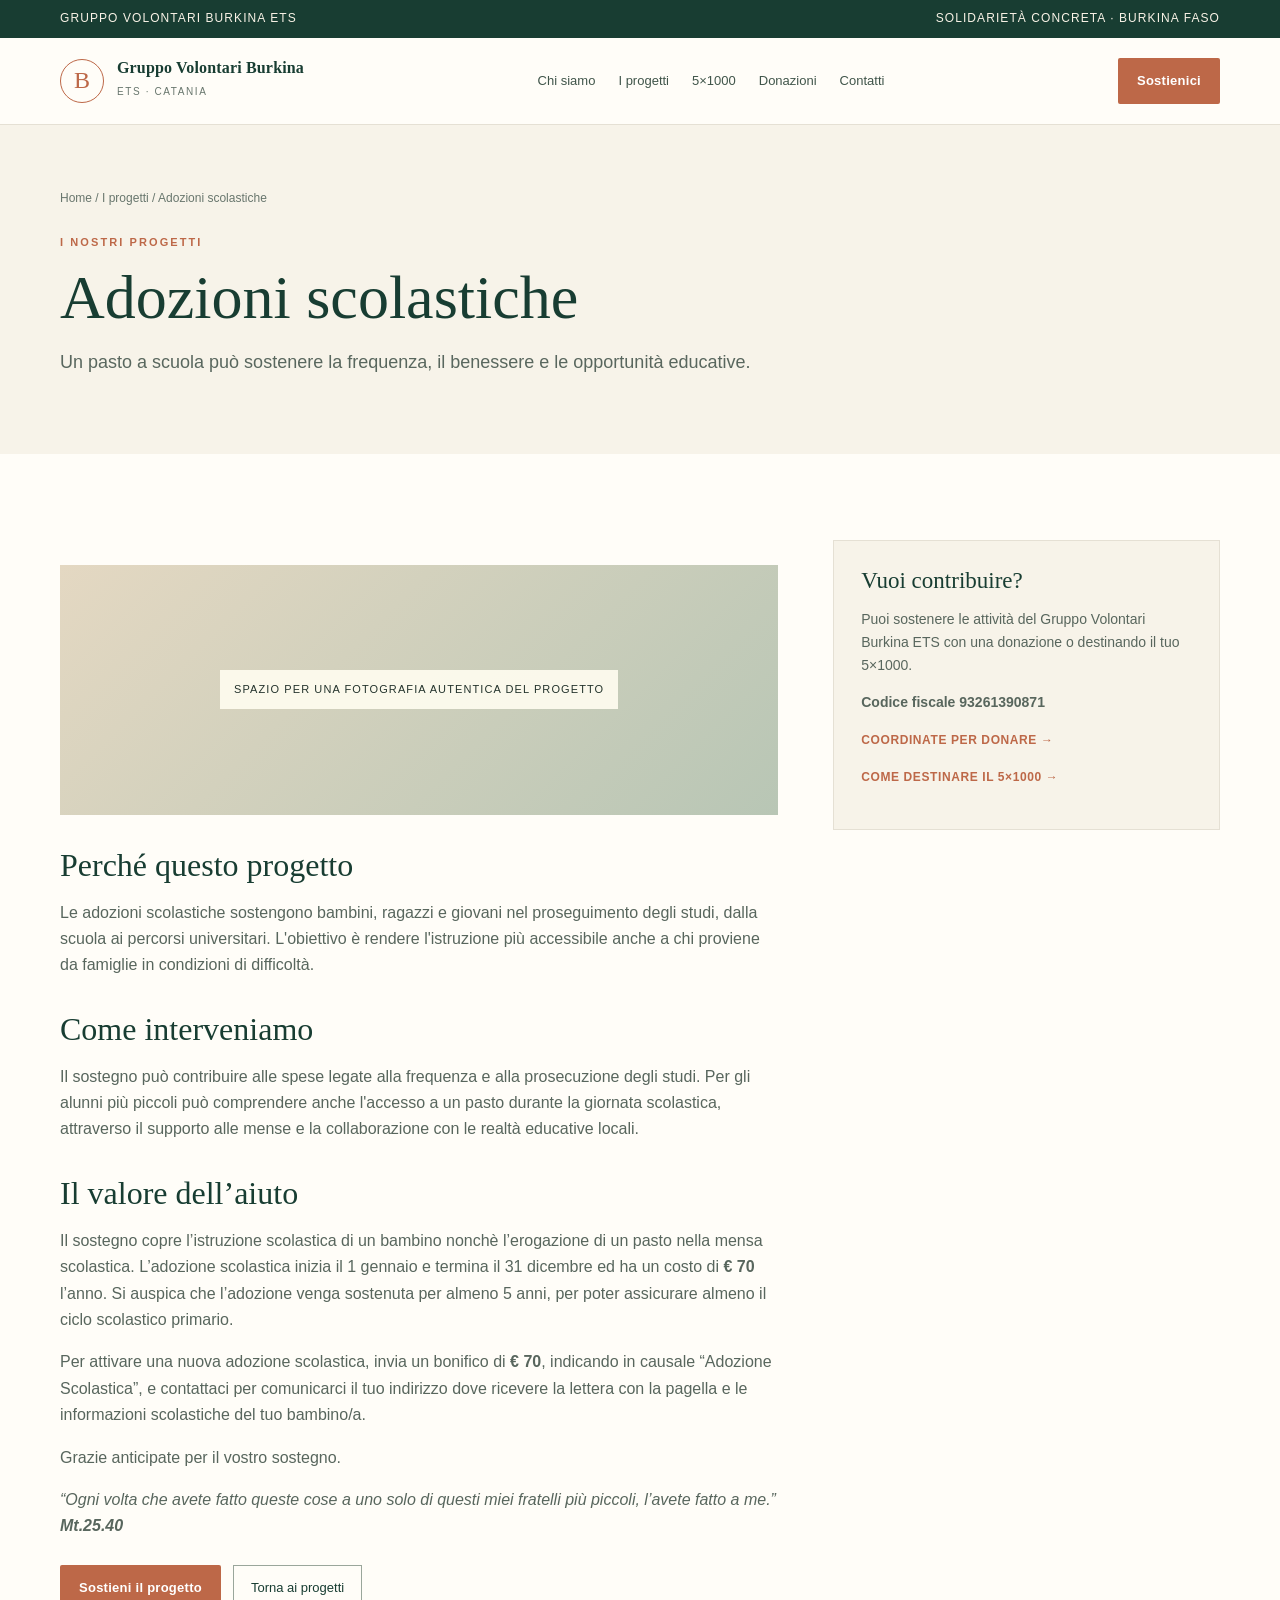
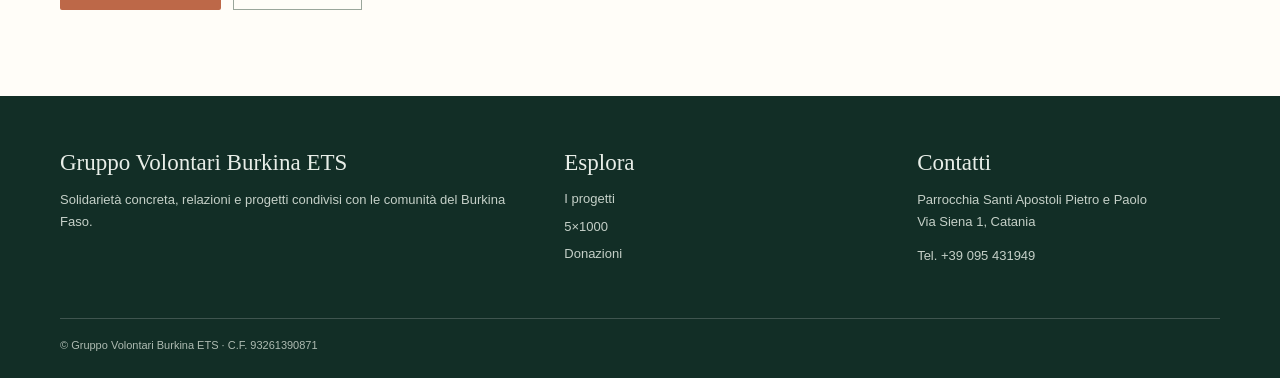
<file: alimentazione-e-scuola.html>
<!doctype html><html lang="it"><head><meta charset="utf-8"><meta http-equiv="refresh" content="0; url=adozioni-scolastiche.html"><link rel="canonical" href="adozioni-scolastiche.html"><title>Adozioni scolastiche</title></head><body><p>La pagina è stata spostata: <a href="adozioni-scolastiche.html">Adozioni scolastiche</a>.</p></body></html>
</file>
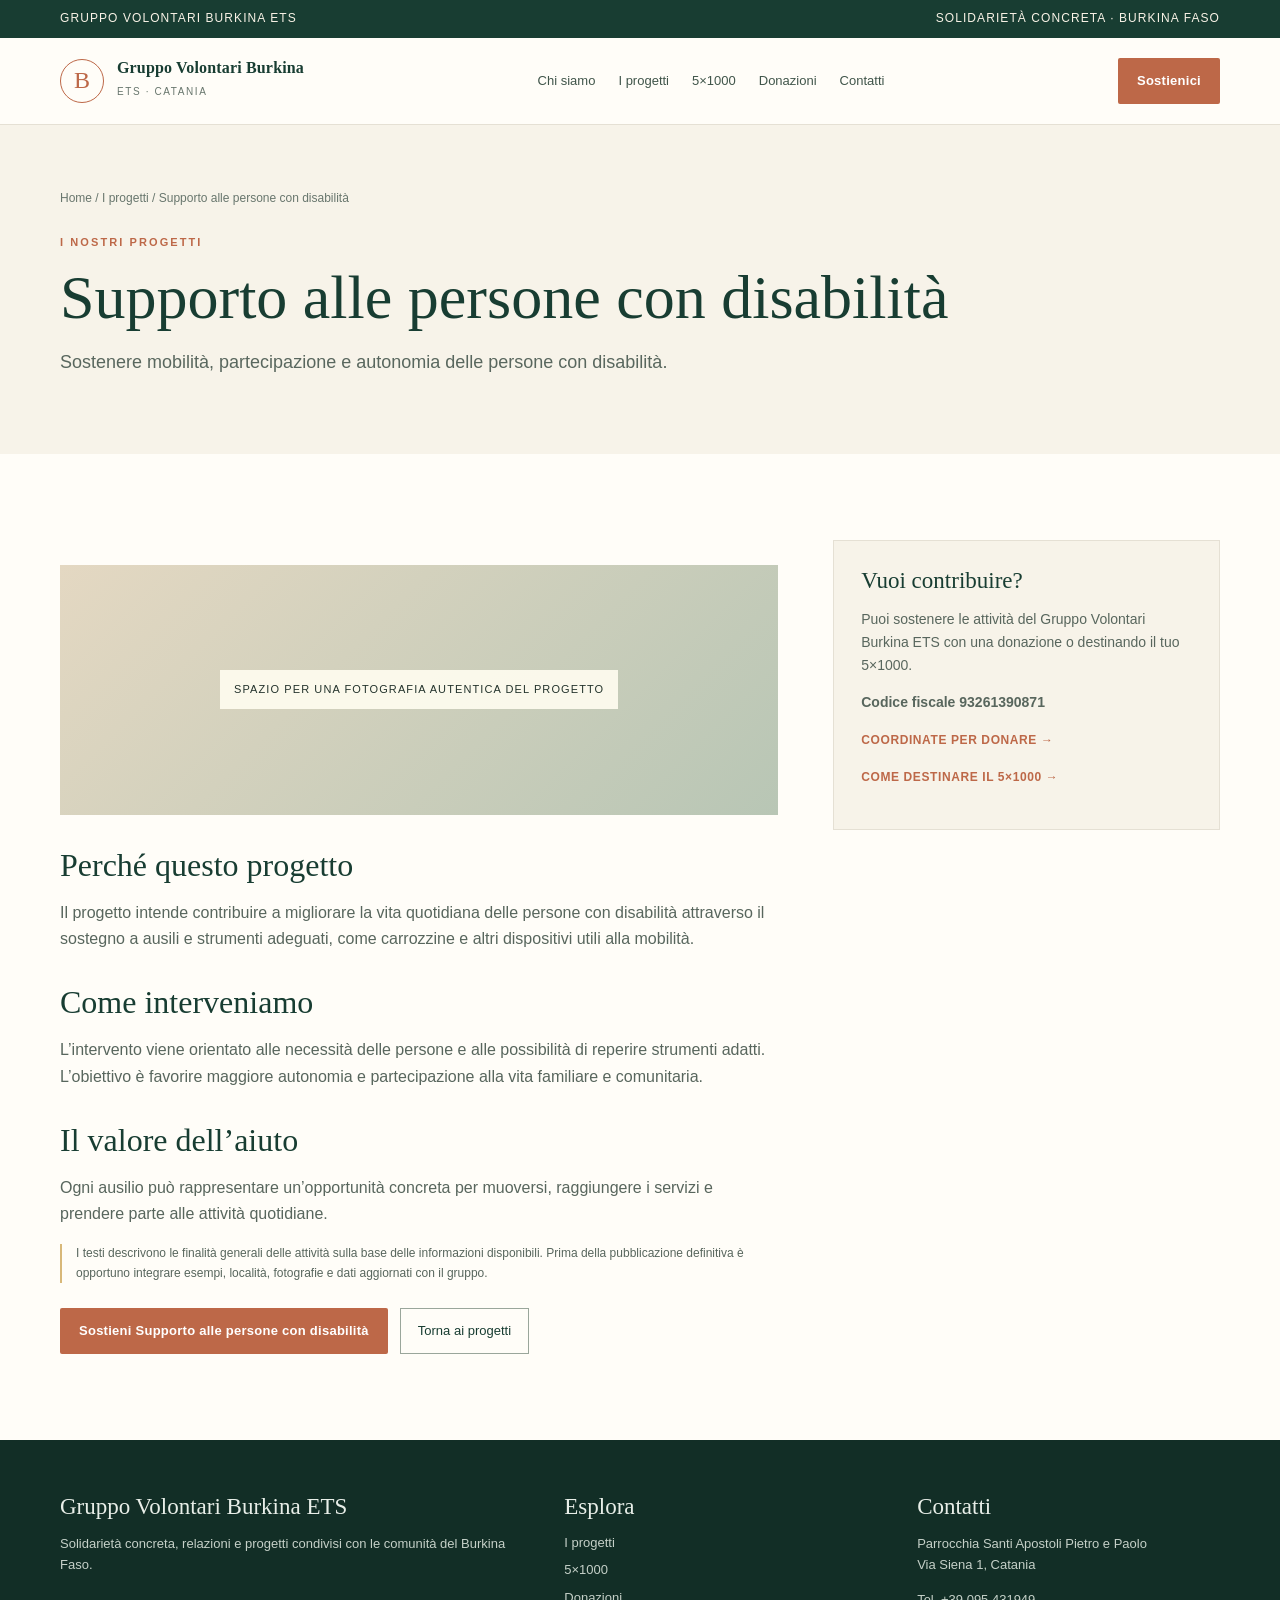
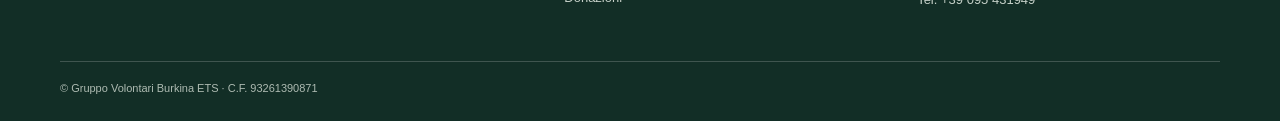
<file: disabilita.html>
<!doctype html><html lang="it"><head><meta charset="utf-8"><meta name="viewport" content="width=device-width, initial-scale=1"><title>Supporto alle persone con disabilità | Gruppo Volontari Burkina ETS</title><meta name="description" content="Sostenere mobilità, partecipazione e autonomia delle persone con disabilità."><link rel="stylesheet" href="style.css"></head><body><div class="topline"><div class="wrap"><span>Gruppo Volontari Burkina ETS</span><span>Solidarietà concreta · Burkina Faso</span></div></div><header><div class="wrap nav"><a class="brand" href="index.html"><span class="mark">B</span><span><strong>Gruppo Volontari Burkina</strong><small>ETS · Catania</small></span></a><nav><a href="index.html#chi-siamo">Chi siamo</a><a href="index.html#progetti">I progetti</a><a href="5x1000.html">5×1000</a><a href="donazioni.html">Donazioni</a><a href="index.html#contatti">Contatti</a></nav><a class="nav-cta" href="donazioni.html">Sostienici</a></div></header><main><section class="page-hero"><div class="wrap"><div class="breadcrumb"><a href="index.html">Home</a> / <a href="index.html#progetti">I progetti</a> / Supporto alle persone con disabilità</div><div class="eyebrow">I nostri progetti</div><h1>Supporto alle persone con disabilità</h1><p>Sostenere mobilità, partecipazione e autonomia delle persone con disabilità.</p></div></section><section class="section"><div class="wrap content-grid"><article class="prose"><div class="detail-photo"><span>Spazio per una fotografia autentica del progetto</span></div><h2>Perché questo progetto</h2><p>Il progetto intende contribuire a migliorare la vita quotidiana delle persone con disabilità attraverso il sostegno a ausili e strumenti adeguati, come carrozzine e altri dispositivi utili alla mobilità.</p><h2>Come interveniamo</h2><p>L’intervento viene orientato alle necessità delle persone e alle possibilità di reperire strumenti adatti. L’obiettivo è favorire maggiore autonomia e partecipazione alla vita familiare e comunitaria.</p><h2>Il valore dell’aiuto</h2><p>Ogni ausilio può rappresentare un’opportunità concreta per muoversi, raggiungere i servizi e prendere parte alle attività quotidiane.</p><p class="notice">I testi descrivono le finalità generali delle attività sulla base delle informazioni disponibili. Prima della pubblicazione definitiva è opportuno integrare esempi, località, fotografie e dati aggiornati con il gruppo.</p><div class="action-row"><a class="btn" href="donazioni.html">Sostieni Supporto alle persone con disabilità</a><a class="btn-outline" href="index.html#progetti">Torna ai progetti</a></div></article><aside class="sidebox"><h3>Vuoi contribuire?</h3><p>Puoi sostenere le attività del Gruppo Volontari Burkina ETS con una donazione o destinando il tuo 5×1000.</p><p><strong>Codice fiscale 93261390871</strong></p><p><a class="more" href="donazioni.html">Coordinate per donare →</a></p><p><a class="more" href="5x1000.html">Come destinare il 5×1000 →</a></p></aside></div></section></main><footer><div class="wrap"><div class="foot-grid"><div><div class="foot-title">Gruppo Volontari Burkina ETS</div><p>Solidarietà concreta, relazioni e progetti condivisi con le comunità del Burkina Faso.</p></div><div><div class="foot-title">Esplora</div><a href="index.html#progetti">I progetti</a><a href="5x1000.html">5×1000</a><a href="donazioni.html">Donazioni</a></div><div><div class="foot-title">Contatti</div><p>Parrocchia Santi Apostoli Pietro e Paolo<br>Via Siena 1, Catania</p><p>Tel. +39 095 431949</p></div></div><div class="copyright">© Gruppo Volontari Burkina ETS · C.F. 93261390871</div></div></footer></body></html>
</file>
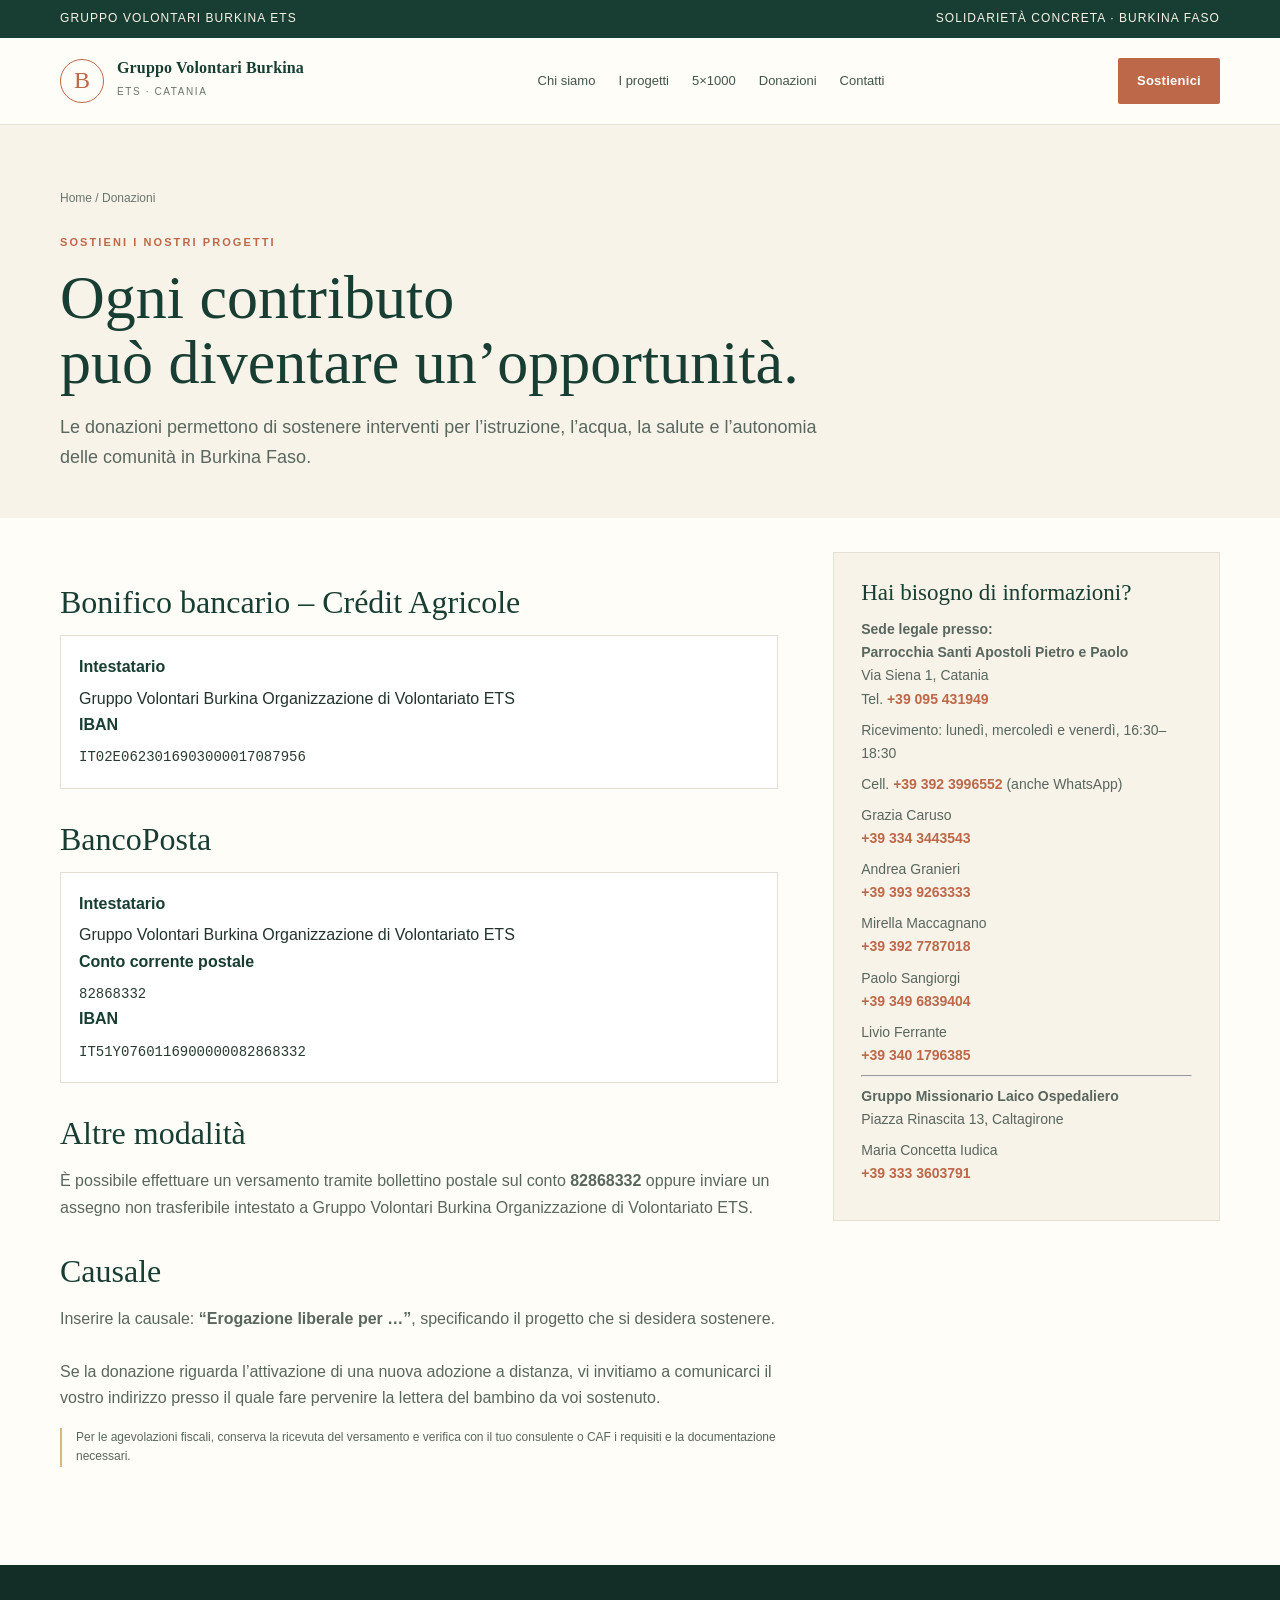
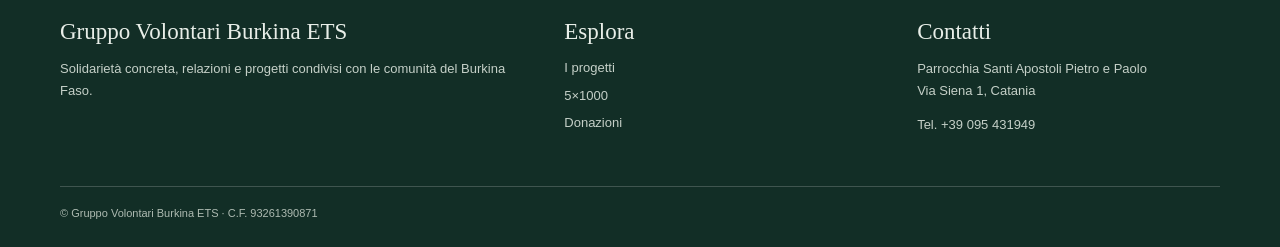
<file: donazioni.html>
<!doctype html><html lang="it"><head><meta charset="utf-8"><meta name="viewport" content="width=device-width, initial-scale=1"><title>Donazioni | Gruppo Volontari Burkina ETS</title><meta name="description" content="Coordinate e modalità per sostenere i progetti del Gruppo Volontari Burkina ETS."><link rel="stylesheet" href="style.css"><style>.page-hero{padding-bottom:28px}.page-hero+.section{padding-top:34px}</style></head><body><div class="topline"><div class="wrap"><span>Gruppo Volontari Burkina ETS</span><span>Solidarietà concreta · Burkina Faso</span></div></div><header><div class="wrap nav"><a class="brand" href="index.html"><span class="mark">B</span><span><strong>Gruppo Volontari Burkina</strong><small>ETS · Catania</small></span></a><nav><a href="index.html#chi-siamo">Chi siamo</a><a href="index.html#progetti">I progetti</a><a href="5x1000.html">5×1000</a><a href="donazioni.html">Donazioni</a><a href="index.html#contatti">Contatti</a></nav><a class="nav-cta" href="donazioni.html">Sostienici</a></div></header><main><section class="page-hero"><div class="wrap"><div class="breadcrumb"><a href="index.html">Home</a> / Donazioni</div><div class="eyebrow">Sostieni i nostri progetti</div><h1>Ogni contributo<br>può diventare un’opportunità.</h1><p>Le donazioni permettono di sostenere interventi per l’istruzione, l’acqua, la salute e l’autonomia delle comunità in Burkina Faso.</p></div></section><section class="section"><div class="wrap content-grid"><article class="prose"><h2>Bonifico bancario – Crédit Agricole</h2><div class="bank"><strong>Intestatario</strong>Gruppo Volontari Burkina Organizzazione di Volontariato ETS<strong>IBAN</strong><code>IT02E0623016903000017087956</code></div><h2>BancoPosta</h2><div class="bank"><strong>Intestatario</strong>Gruppo Volontari Burkina Organizzazione di Volontariato ETS<strong>Conto corrente postale</strong><code>82868332</code><strong>IBAN</strong><code>IT51Y0760116900000082868332</code></div><h2>Altre modalità</h2><p>È possibile effettuare un versamento tramite bollettino postale sul conto <strong>82868332</strong> oppure inviare un assegno non trasferibile intestato a Gruppo Volontari Burkina Organizzazione di Volontariato ETS.</p><h2>Causale</h2><p>Inserire la causale: <strong>“Erogazione liberale per …”</strong>, specificando il progetto che si desidera sostenere.<br><br>Se la donazione riguarda l’attivazione di una nuova adozione a distanza, vi invitiamo a comunicarci il vostro indirizzo presso il quale fare pervenire la lettera del bambino da voi sostenuto.</p><p class="notice">Per le agevolazioni fiscali, conserva la ricevuta del versamento e verifica con il tuo consulente o CAF i requisiti e la documentazione necessari.</p></article><aside class="sidebox"><h3>Hai bisogno di informazioni?</h3><div class="contact-list"><p><strong>Sede legale presso:</strong><br><strong>Parrocchia Santi Apostoli Pietro e Paolo</strong><br>Via Siena 1, Catania<br>Tel. <a href="tel:+39095431949"><strong>+39 095 431949</strong></a></p><p>Ricevimento: lunedì, mercoledì e venerdì, 16:30–18:30</p><p>Cell. <a href="tel:+393923996552">+39 392 3996552</a> (anche WhatsApp)</p><p>Grazia Caruso<br><a href="tel:+393343443543">+39 334 3443543</a></p><p>Andrea Granieri<br><a href="tel:+393939263333">+39 393 9263333</a></p><p>Mirella Maccagnano<br><a href="tel:+393927787018">+39 392 7787018</a></p><p>Paolo Sangiorgi<br><a href="tel:+393496839404">+39 349 6839404</a></p><p>Livio Ferrante<br><a href="tel:+393401796385">+39 340 1796385</a></p><hr><p><strong>Gruppo Missionario Laico Ospedaliero</strong><br>Piazza Rinascita 13, Caltagirone</p><p>Maria Concetta Iudica<br><a href="tel:+393333603791">+39 333 3603791</a></p></div></aside></div></section></main><footer><div class="wrap"><div class="foot-grid"><div><div class="foot-title">Gruppo Volontari Burkina ETS</div><p>Solidarietà concreta, relazioni e progetti condivisi con le comunità del Burkina Faso.</p></div><div><div class="foot-title">Esplora</div><a href="index.html#progetti">I progetti</a><a href="5x1000.html">5×1000</a><a href="donazioni.html">Donazioni</a></div><div><div class="foot-title">Contatti</div><p>Parrocchia Santi Apostoli Pietro e Paolo<br>Via Siena 1, Catania</p><p>Tel. +39 095 431949</p></div></div><div class="copyright">© Gruppo Volontari Burkina ETS · C.F. 93261390871</div></div></footer></body></html>
</file>
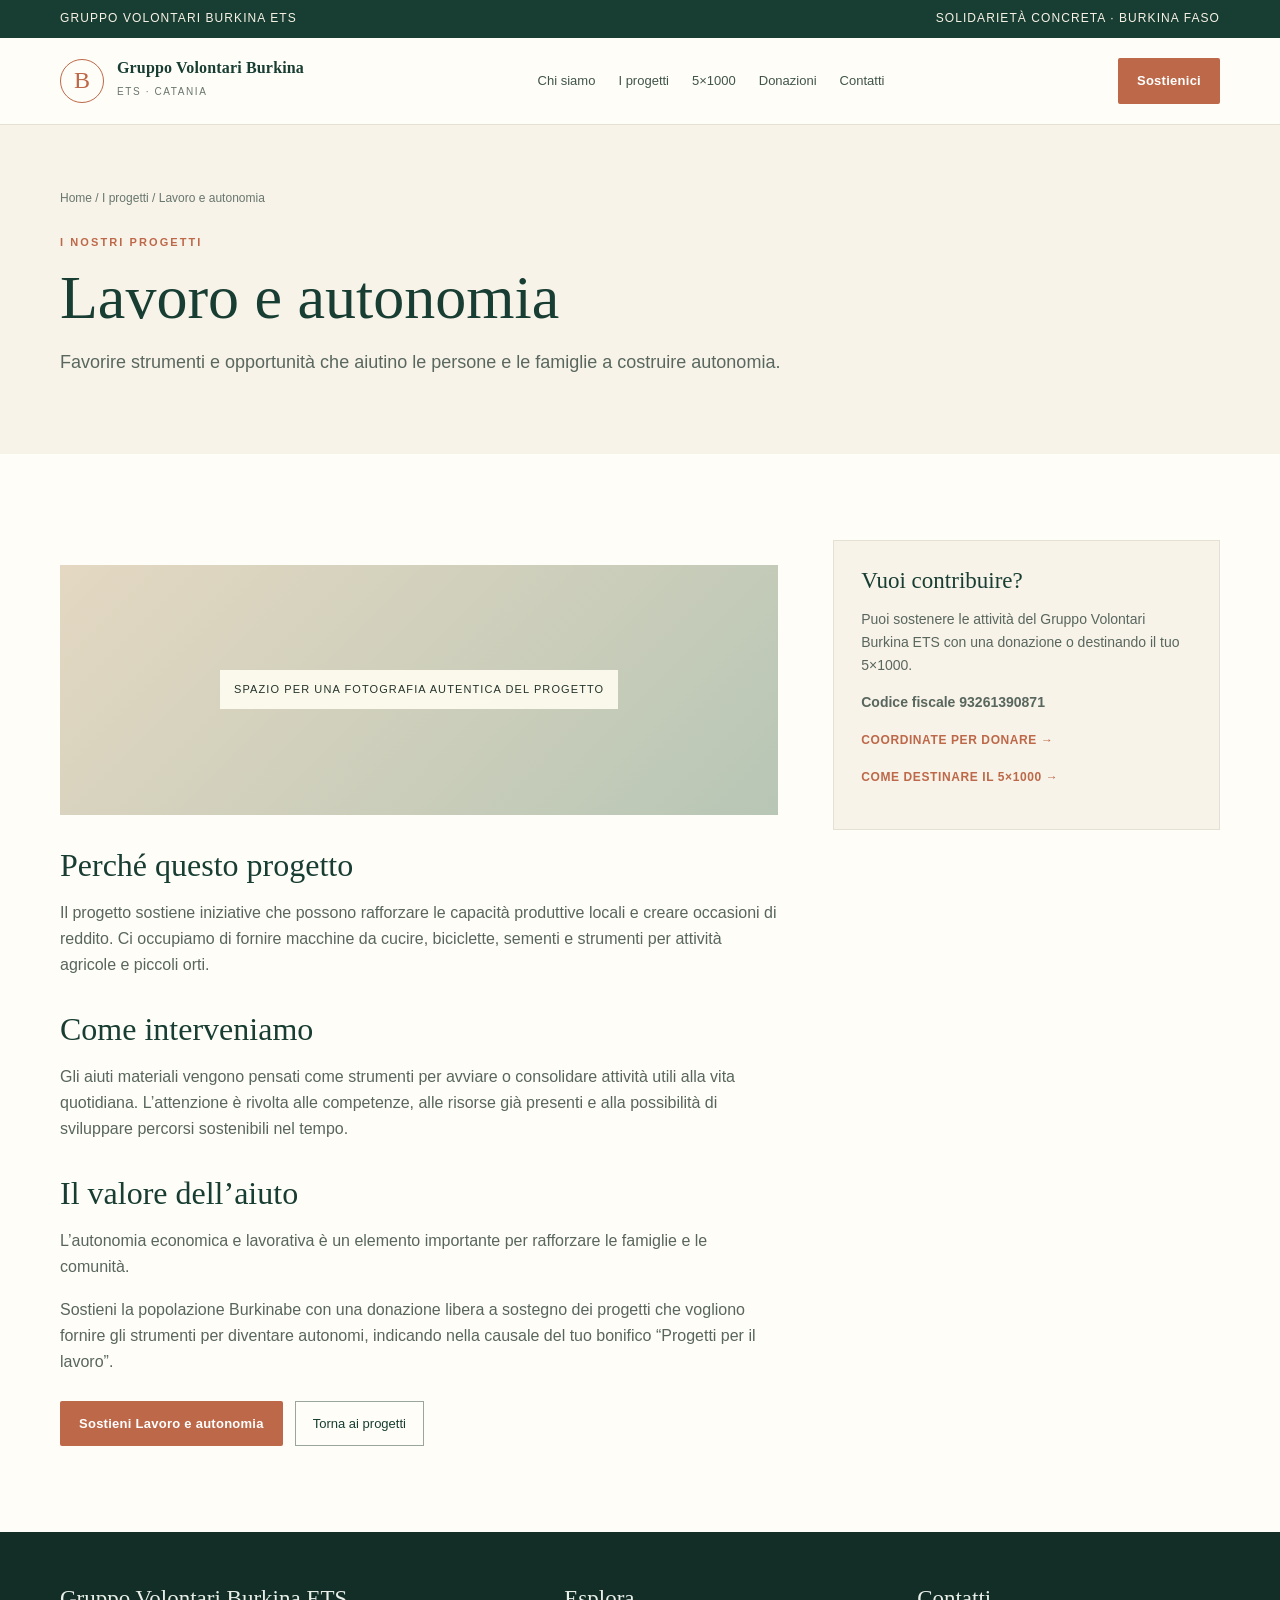
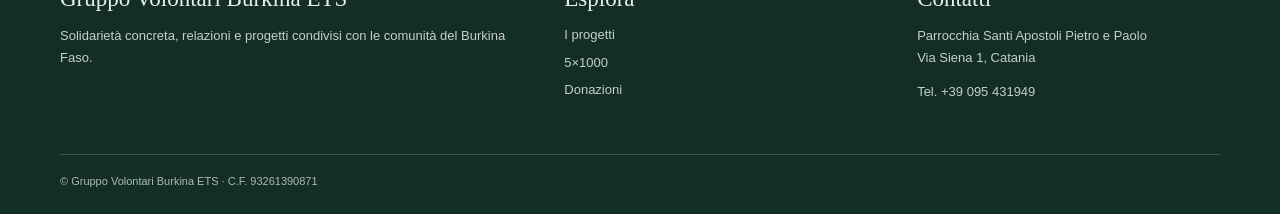
<file: lavoro-e-autonomia.html>
<!doctype html><html lang="it"><head><meta charset="utf-8"><meta name="viewport" content="width=device-width, initial-scale=1"><title>Lavoro e autonomia | Gruppo Volontari Burkina ETS</title><meta name="description" content="Favorire strumenti e opportunità che aiutino le persone e le famiglie a costruire autonomia."><link rel="stylesheet" href="style.css"></head><body><div class="topline"><div class="wrap"><span>Gruppo Volontari Burkina ETS</span><span>Solidarietà concreta · Burkina Faso</span></div></div><header><div class="wrap nav"><a class="brand" href="index.html"><span class="mark">B</span><span><strong>Gruppo Volontari Burkina</strong><small>ETS · Catania</small></span></a><nav><a href="index.html#chi-siamo">Chi siamo</a><a href="index.html#progetti">I progetti</a><a href="5x1000.html">5×1000</a><a href="donazioni.html">Donazioni</a><a href="index.html#contatti">Contatti</a></nav><a class="nav-cta" href="donazioni.html">Sostienici</a></div></header><main><section class="page-hero"><div class="wrap"><div class="breadcrumb"><a href="index.html">Home</a> / <a href="index.html#progetti">I progetti</a> / Lavoro e autonomia</div><div class="eyebrow">I nostri progetti</div><h1>Lavoro e autonomia</h1><p>Favorire strumenti e opportunità che aiutino le persone e le famiglie a costruire autonomia.</p></div></section><section class="section"><div class="wrap content-grid"><article class="prose"><div class="detail-photo"><span>Spazio per una fotografia autentica del progetto</span></div><h2>Perché questo progetto</h2><p>Il progetto sostiene iniziative che possono rafforzare le capacità produttive locali e creare occasioni di reddito. Ci occupiamo di fornire macchine da cucire, biciclette, sementi e strumenti per attività agricole e piccoli orti.</p><h2>Come interveniamo</h2><p>Gli aiuti materiali vengono pensati come strumenti per avviare o consolidare attività utili alla vita quotidiana. L’attenzione è rivolta alle competenze, alle risorse già presenti e alla possibilità di sviluppare percorsi sostenibili nel tempo.</p><h2>Il valore dell’aiuto</h2><p>L’autonomia economica e lavorativa è un elemento importante per rafforzare le famiglie e le comunità.</p><p>Sostieni la popolazione Burkinabe con una donazione libera a sostegno dei progetti che vogliono fornire gli strumenti per diventare autonomi, indicando nella causale del tuo bonifico “Progetti per il lavoro”.</p><div class="action-row"><a class="btn" href="donazioni.html">Sostieni Lavoro e autonomia</a><a class="btn-outline" href="index.html#progetti">Torna ai progetti</a></div></article><aside class="sidebox"><h3>Vuoi contribuire?</h3><p>Puoi sostenere le attività del Gruppo Volontari Burkina ETS con una donazione o destinando il tuo 5×1000.</p><p><strong>Codice fiscale 93261390871</strong></p><p><a class="more" href="donazioni.html">Coordinate per donare →</a></p><p><a class="more" href="5x1000.html">Come destinare il 5×1000 →</a></p></aside></div></section></main><footer><div class="wrap"><div class="foot-grid"><div><div class="foot-title">Gruppo Volontari Burkina ETS</div><p>Solidarietà concreta, relazioni e progetti condivisi con le comunità del Burkina Faso.</p></div><div><div class="foot-title">Esplora</div><a href="index.html#progetti">I progetti</a><a href="5x1000.html">5×1000</a><a href="donazioni.html">Donazioni</a></div><div><div class="foot-title">Contatti</div><p>Parrocchia Santi Apostoli Pietro e Paolo<br>Via Siena 1, Catania</p><p>Tel. +39 095 431949</p></div></div><div class="copyright">© Gruppo Volontari Burkina ETS · C.F. 93261390871</div></div></footer></body></html>
</file>
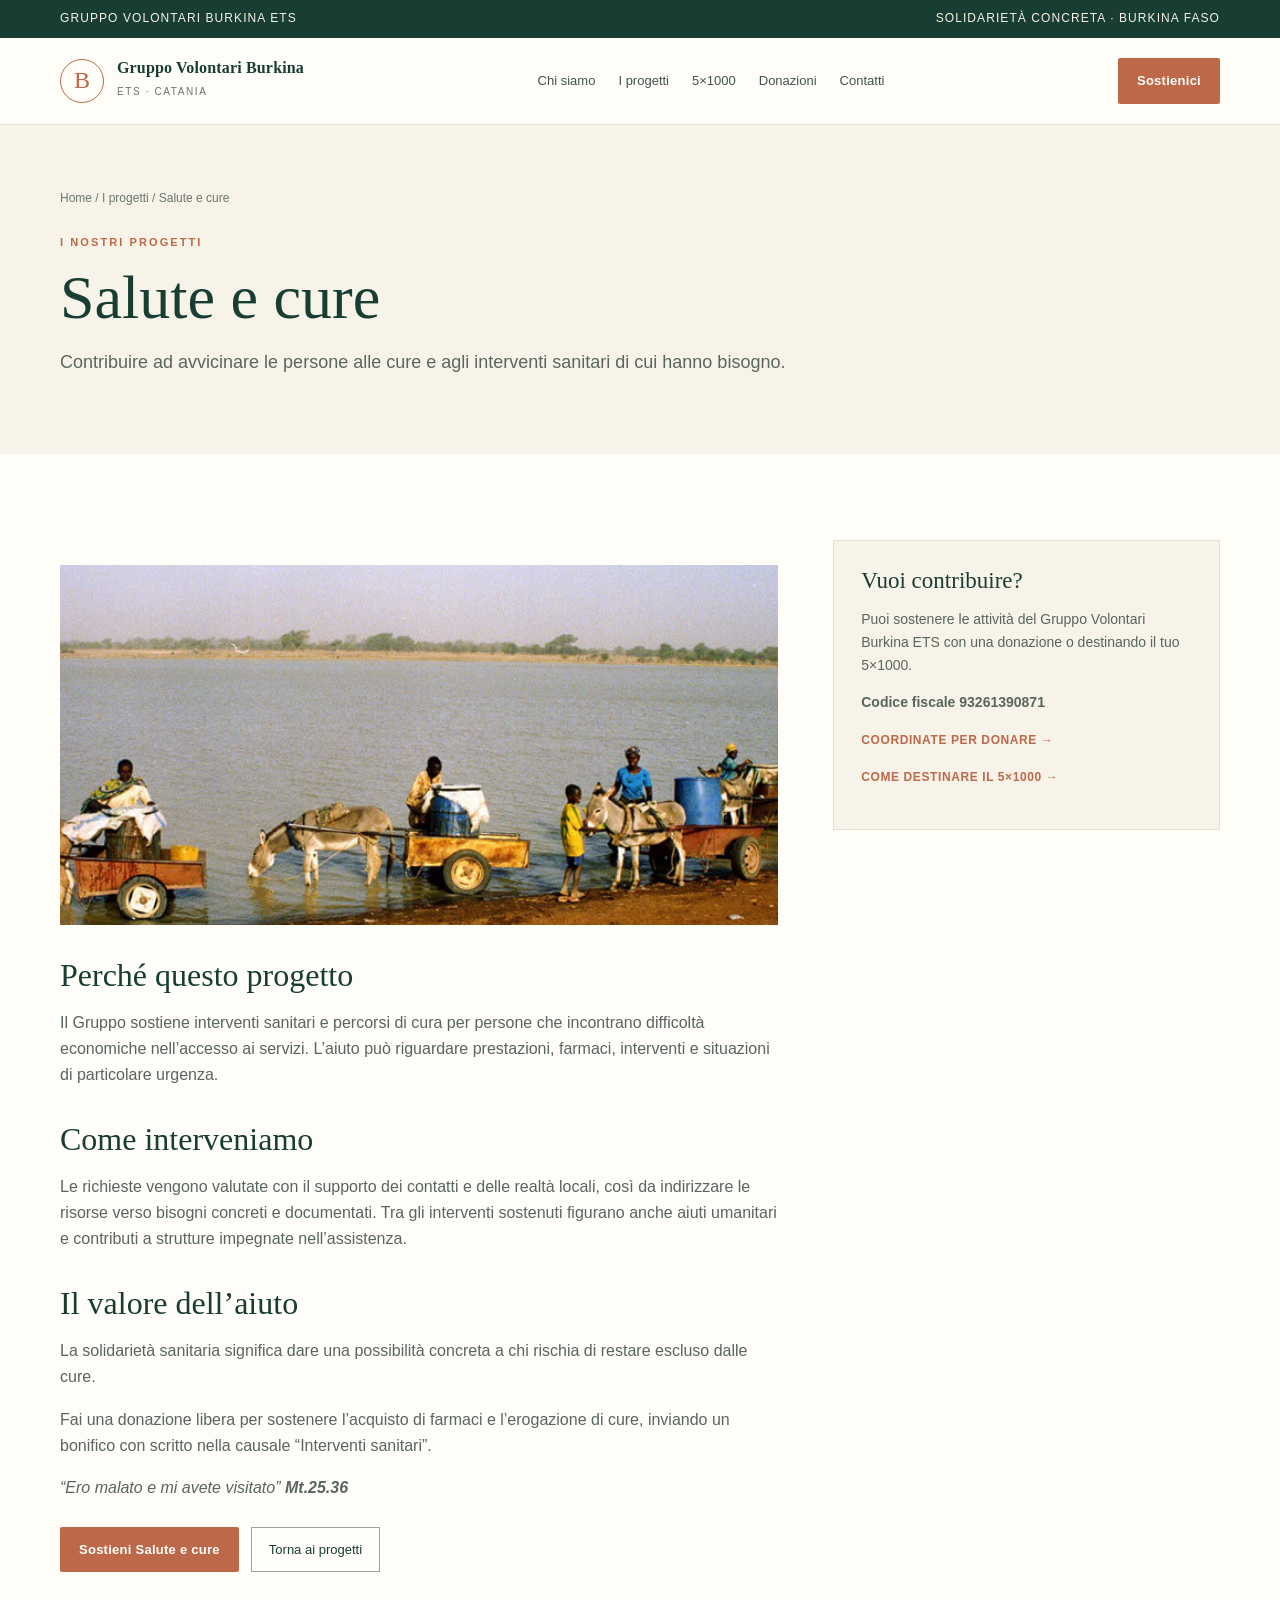
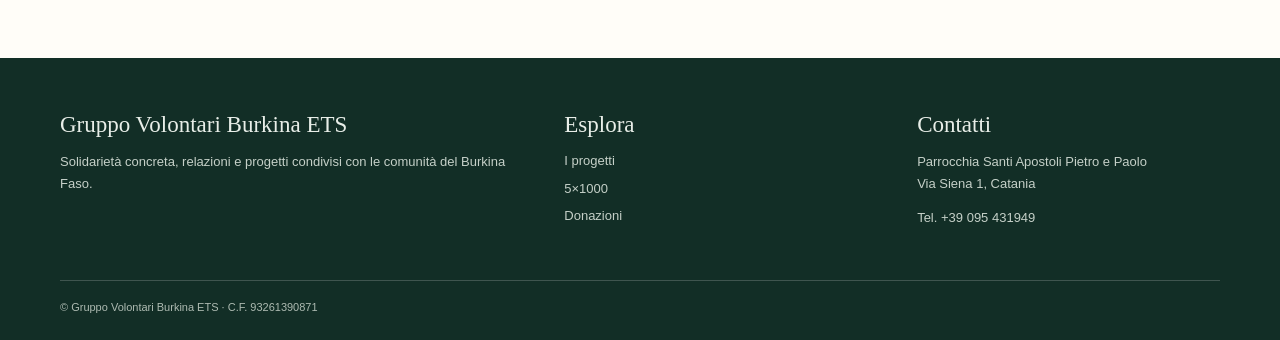
<file: salute-e-cure.html>
<!doctype html><html lang="it"><head><meta charset="utf-8"><meta name="viewport" content="width=device-width, initial-scale=1"><title>Salute e cure | Gruppo Volontari Burkina ETS</title><meta name="description" content="Contribuire ad avvicinare le persone alle cure e agli interventi sanitari di cui hanno bisogno."><link rel="stylesheet" href="style.css"></head><body><div class="topline"><div class="wrap"><span>Gruppo Volontari Burkina ETS</span><span>Solidarietà concreta · Burkina Faso</span></div></div><header><div class="wrap nav"><a class="brand" href="index.html"><span class="mark">B</span><span><strong>Gruppo Volontari Burkina</strong><small>ETS · Catania</small></span></a><nav><a href="index.html#chi-siamo">Chi siamo</a><a href="index.html#progetti">I progetti</a><a href="5x1000.html">5×1000</a><a href="donazioni.html">Donazioni</a><a href="index.html#contatti">Contatti</a></nav><a class="nav-cta" href="donazioni.html">Sostienici</a></div></header><main><section class="page-hero"><div class="wrap"><div class="breadcrumb"><a href="index.html">Home</a> / <a href="index.html#progetti">I progetti</a> / Salute e cure</div><div class="eyebrow">I nostri progetti</div><h1>Salute e cure</h1><p>Contribuire ad avvicinare le persone alle cure e agli interventi sanitari di cui hanno bisogno.</p></div></section><section class="section"><div class="wrap content-grid"><article class="prose"><div class="detail-photo" style="min-height:0;height:360px;display:block;overflow:hidden;background:#e8dfcb"><img src="images/popolazione.jpg" alt="Popolazione in Burkina Faso" style="display:block;width:100%;height:100%;object-fit:cover;object-position:center"></div><h2>Perché questo progetto</h2><p>Il Gruppo sostiene interventi sanitari e percorsi di cura per persone che incontrano difficoltà economiche nell’accesso ai servizi. L’aiuto può riguardare prestazioni, farmaci, interventi e situazioni di particolare urgenza.</p><h2>Come interveniamo</h2><p>Le richieste vengono valutate con il supporto dei contatti e delle realtà locali, così da indirizzare le risorse verso bisogni concreti e documentati. Tra gli interventi sostenuti figurano anche aiuti umanitari e contributi a strutture impegnate nell’assistenza.</p><h2>Il valore dell’aiuto</h2><p>La solidarietà sanitaria significa dare una possibilità concreta a chi rischia di restare escluso dalle cure.</p><p>Fai una donazione libera per sostenere l’acquisto di farmaci e l’erogazione di cure, inviando un bonifico con scritto nella causale “Interventi sanitari”.</p><p><em>“Ero malato e mi avete visitato” <strong>Mt.25.36</strong></em></p><div class="action-row"><a class="btn" href="donazioni.html">Sostieni Salute e cure</a><a class="btn-outline" href="index.html#progetti">Torna ai progetti</a></div></article><aside class="sidebox"><h3>Vuoi contribuire?</h3><p>Puoi sostenere le attività del Gruppo Volontari Burkina ETS con una donazione o destinando il tuo 5×1000.</p><p><strong>Codice fiscale 93261390871</strong></p><p><a class="more" href="donazioni.html">Coordinate per donare →</a></p><p><a class="more" href="5x1000.html">Come destinare il 5×1000 →</a></p></aside></div></section></main><footer><div class="wrap"><div class="foot-grid"><div><div class="foot-title">Gruppo Volontari Burkina ETS</div><p>Solidarietà concreta, relazioni e progetti condivisi con le comunità del Burkina Faso.</p></div><div><div class="foot-title">Esplora</div><a href="index.html#progetti">I progetti</a><a href="5x1000.html">5×1000</a><a href="donazioni.html">Donazioni</a></div><div><div class="foot-title">Contatti</div><p>Parrocchia Santi Apostoli Pietro e Paolo<br>Via Siena 1, Catania</p><p>Tel. +39 095 431949</p></div></div><div class="copyright">© Gruppo Volontari Burkina ETS · C.F. 93261390871</div></div></footer></body></html>
</file>
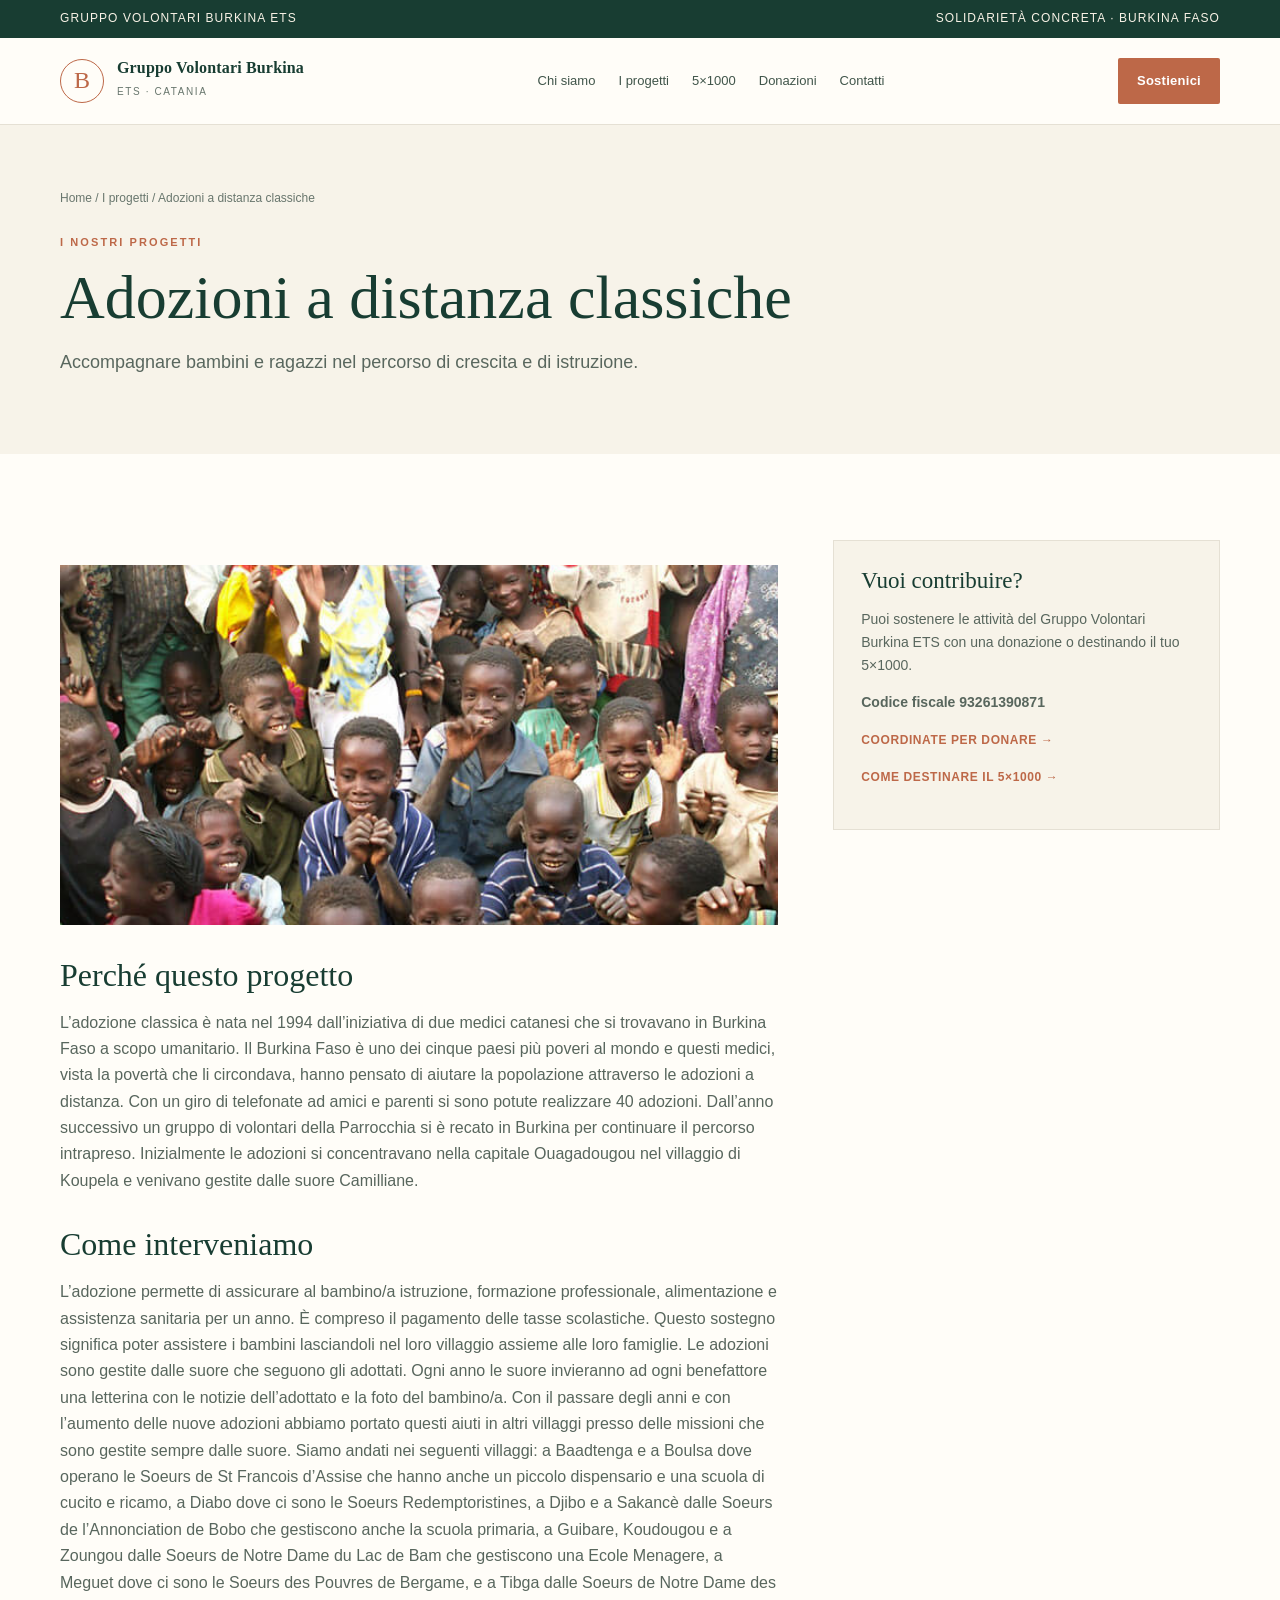
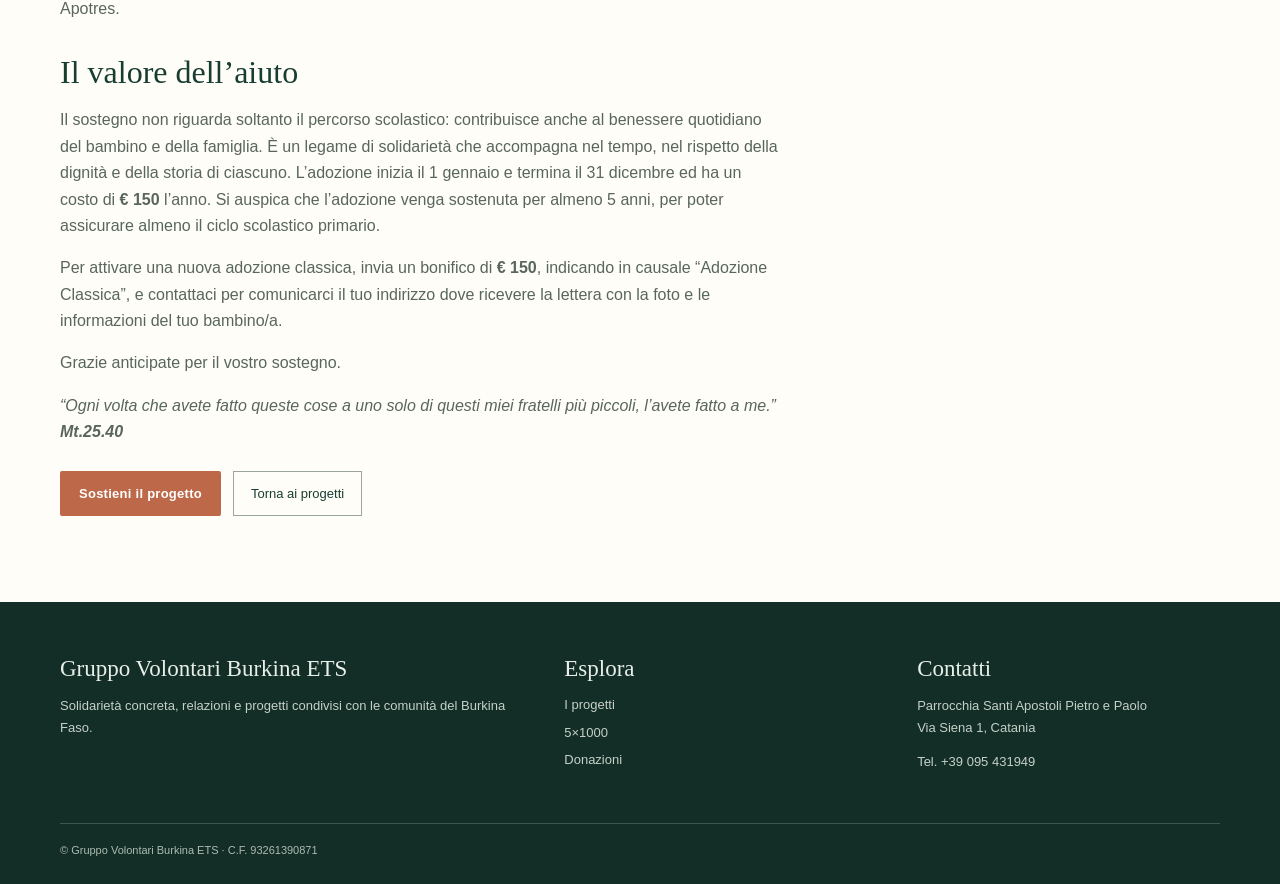
<file: sostegni-a-distanza.html>
<!doctype html><html lang="it"><head><meta charset="utf-8"><meta name="viewport" content="width=device-width, initial-scale=1"><title>Adozioni a distanza classiche | Gruppo Volontari Burkina ETS</title><meta name="description" content="Un sostegno continuativo ai bisogni alimentari, scolastici e familiari dei bambini."><link rel="stylesheet" href="style.css"></head><body><div class="topline"><div class="wrap"><span>Gruppo Volontari Burkina ETS</span><span>Solidarietà concreta · Burkina Faso</span></div></div><header><div class="wrap nav"><a class="brand" href="index.html"><span class="mark">B</span><span><strong>Gruppo Volontari Burkina</strong><small>ETS · Catania</small></span></a><nav><a href="index.html#chi-siamo">Chi siamo</a><a href="index.html#progetti">I progetti</a><a href="5x1000.html">5×1000</a><a href="donazioni.html">Donazioni</a><a href="index.html#contatti">Contatti</a></nav><a class="nav-cta" href="donazioni.html">Sostienici</a></div></header><main><section class="page-hero"><div class="wrap"><div class="breadcrumb"><a href="index.html">Home</a> / <a href="index.html#progetti">I progetti</a> / Adozioni a distanza classiche</div><div class="eyebrow">I nostri progetti</div><h1>Adozioni a distanza classiche</h1><p>Accompagnare bambini e ragazzi nel percorso di crescita e di istruzione.</p></div></section><section class="section"><div class="wrap content-grid"><article class="prose"><div class="detail-photo" style="min-height:0;height:360px;display:block;overflow:hidden;background:#e8dfcb"><img src="images/bambini.jpg" alt="Bambini sostenuti dal Gruppo Volontari Burkina" style="display:block;width:100%;height:100%;object-fit:cover;object-position:center"></div><h2>Perché questo progetto</h2><p>L’adozione classica è nata nel 1994 dall’iniziativa di due medici catanesi che si trovavano in Burkina Faso a scopo umanitario. Il Burkina Faso è uno dei cinque paesi più poveri al mondo e questi medici, vista la povertà che li circondava, hanno pensato di aiutare la popolazione attraverso le adozioni a distanza. Con un giro di telefonate ad amici e parenti si sono potute realizzare 40 adozioni. Dall’anno successivo un gruppo di volontari della Parrocchia si è recato in Burkina per continuare il percorso intrapreso. Inizialmente le adozioni si concentravano nella capitale Ouagadougou nel villaggio di Koupela e venivano gestite dalle suore Camilliane.</p><h2>Come interveniamo</h2><p>L’adozione permette di assicurare al bambino/a istruzione, formazione professionale, alimentazione e assistenza sanitaria per un anno. È compreso il pagamento delle tasse scolastiche. Questo sostegno significa poter assistere i bambini lasciandoli nel loro villaggio assieme alle loro famiglie. Le adozioni sono gestite dalle suore che seguono gli adottati. Ogni anno le suore invieranno ad ogni benefattore una letterina con le notizie dell’adottato e la foto del bambino/a. Con il passare degli anni e con l’aumento delle nuove adozioni abbiamo portato questi aiuti in altri villaggi presso delle missioni che sono gestite sempre dalle suore. Siamo andati nei seguenti villaggi: a Baadtenga e a Boulsa dove operano le Soeurs de St Francois d’Assise che hanno anche un piccolo dispensario e una scuola di cucito e ricamo, a Diabo dove ci sono le Soeurs Redemptoristines, a Djibo e a Sakancè dalle Soeurs de l’Annonciation de Bobo che gestiscono anche la scuola primaria, a Guibare, Koudougou e a Zoungou dalle Soeurs de Notre Dame du Lac de Bam che gestiscono una Ecole Menagere, a Meguet dove ci sono le Soeurs des Pouvres de Bergame, e a Tibga dalle Soeurs de Notre Dame des Apotres.</p><h2>Il valore dell’aiuto</h2><p>Il sostegno non riguarda soltanto il percorso scolastico: contribuisce anche al benessere quotidiano del bambino e della famiglia. È un legame di solidarietà che accompagna nel tempo, nel rispetto della dignità e della storia di ciascuno. L’adozione inizia il 1 gennaio e termina il 31 dicembre ed ha un costo di <strong>€ 150</strong> l’anno. Si auspica che l’adozione venga sostenuta per almeno 5 anni, per poter assicurare almeno il ciclo scolastico primario. </p><p>Per attivare una nuova adozione classica, invia un bonifico di <strong>€ 150</strong>, indicando in causale “Adozione Classica”, e contattaci per comunicarci il tuo indirizzo dove ricevere la lettera con la foto e le informazioni del tuo bambino/a.</p><p>Grazie anticipate per il vostro sostegno.</p><p><em>“Ogni volta che avete fatto queste cose a uno solo di questi miei fratelli più piccoli, l’avete fatto a me.” <strong>Mt.25.40</strong></em></p><div class="action-row"><a class="btn" href="donazioni.html">Sostieni il progetto</a><a class="btn-outline" href="index.html#progetti">Torna ai progetti</a></div></article><aside class="sidebox"><h3>Vuoi contribuire?</h3><p>Puoi sostenere le attività del Gruppo Volontari Burkina ETS con una donazione o destinando il tuo 5×1000.</p><p><strong>Codice fiscale 93261390871</strong></p><p><a class="more" href="donazioni.html">Coordinate per donare →</a></p><p><a class="more" href="5x1000.html">Come destinare il 5×1000 →</a></p></aside></div></section></main><footer><div class="wrap"><div class="foot-grid"><div><div class="foot-title">Gruppo Volontari Burkina ETS</div><p>Solidarietà concreta, relazioni e progetti condivisi con le comunità del Burkina Faso.</p></div><div><div class="foot-title">Esplora</div><a href="index.html#progetti">I progetti</a><a href="5x1000.html">5×1000</a><a href="donazioni.html">Donazioni</a></div><div><div class="foot-title">Contatti</div><p>Parrocchia Santi Apostoli Pietro e Paolo<br>Via Siena 1, Catania</p><p>Tel. +39 095 431949</p></div></div><div class="copyright">© Gruppo Volontari Burkina ETS · C.F. 93261390871</div></div></footer></body></html>
</file>
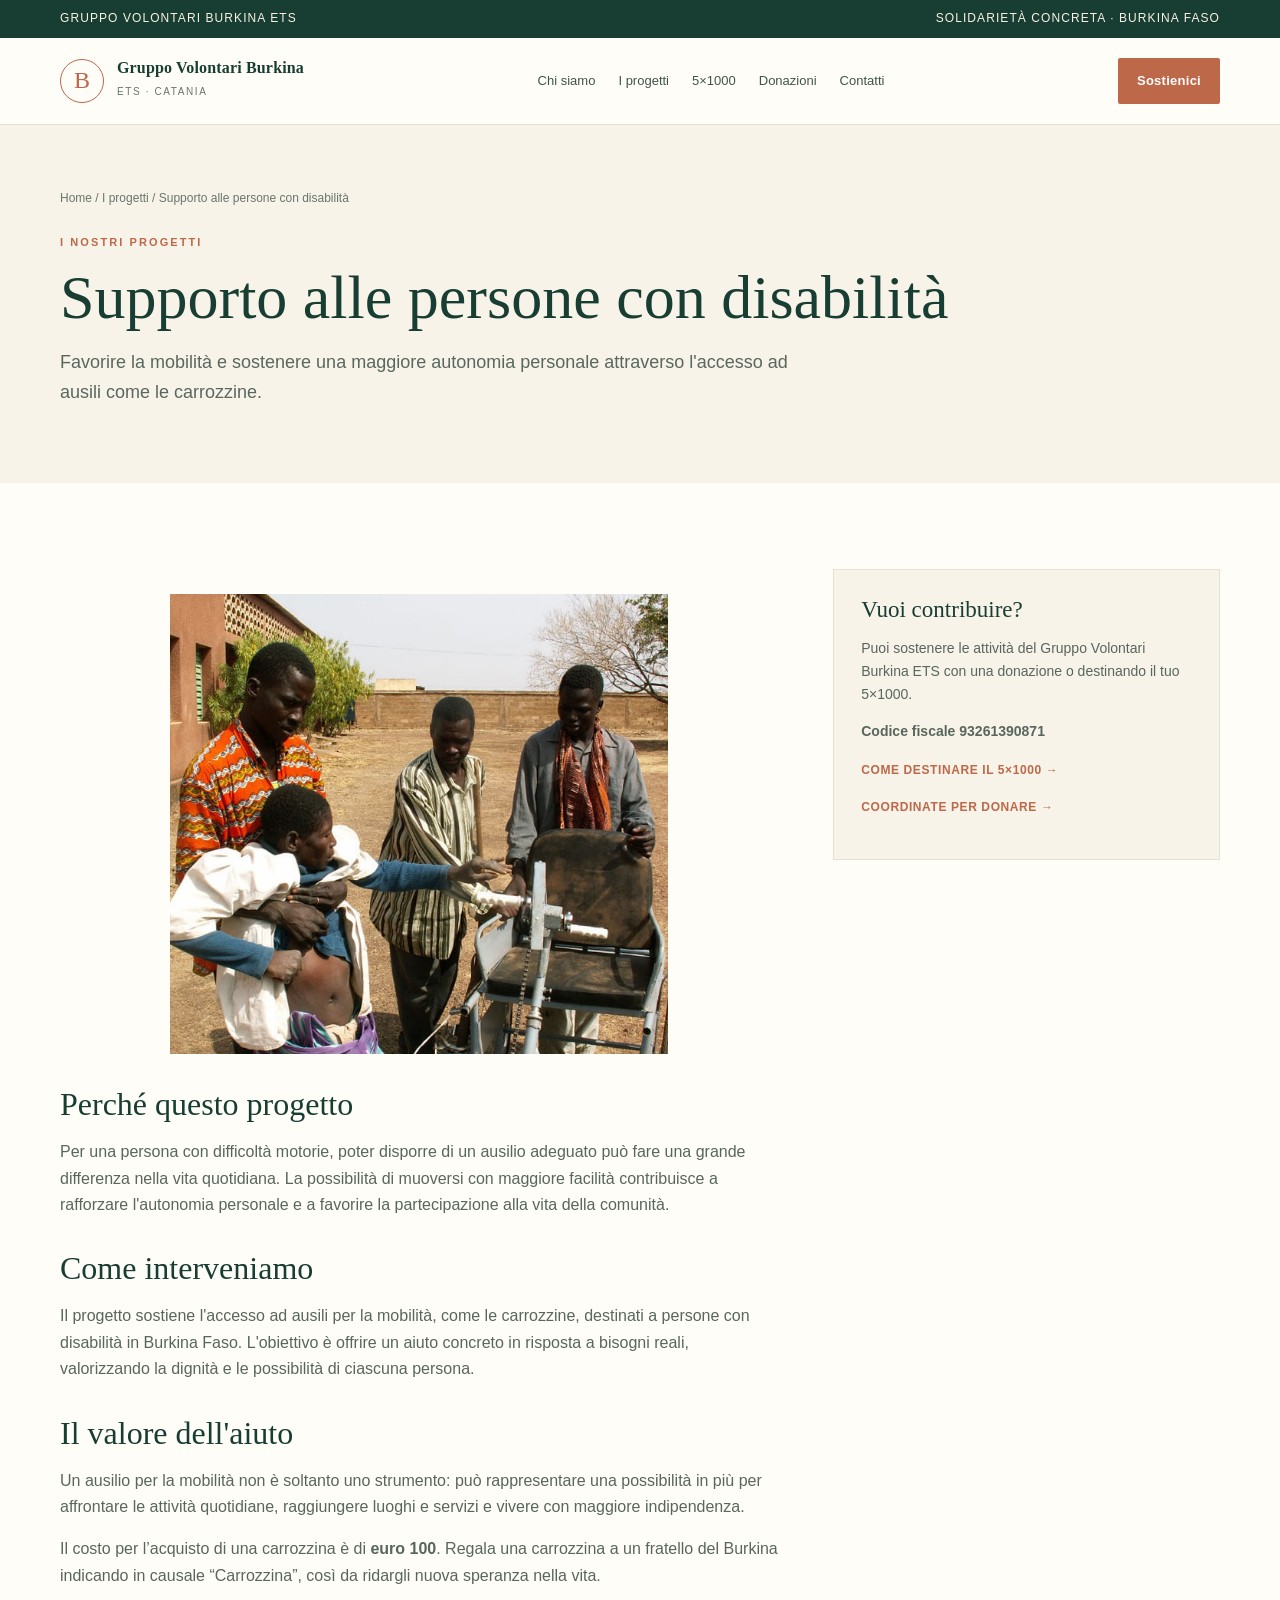
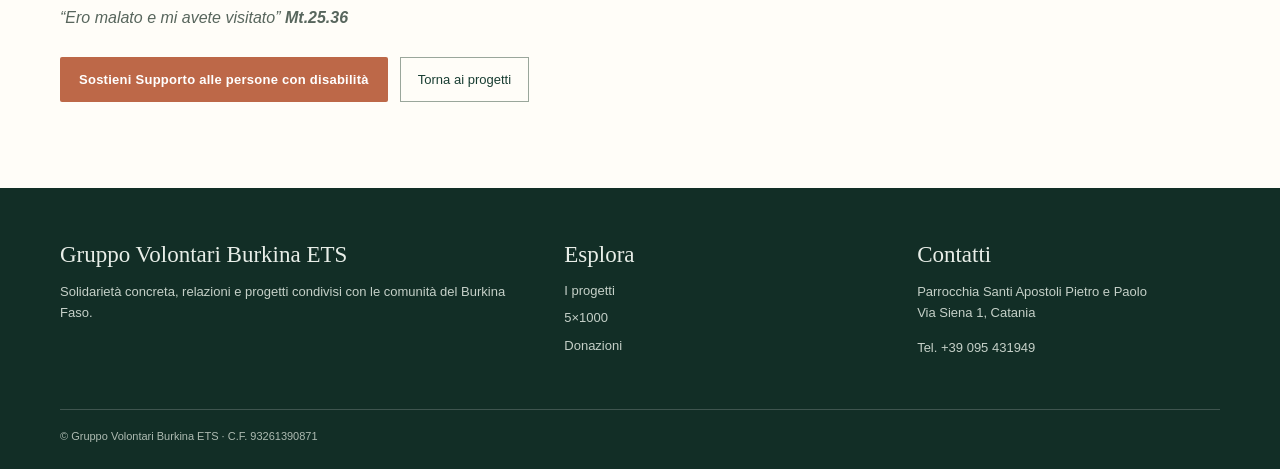
<file: supporto-disabilita.html>
<!doctype html>
<html lang="it">
<head>
<meta charset="utf-8">
<meta name="viewport" content="width=device-width, initial-scale=1">
<title>Supporto alle persone con disabilità | Gruppo Volontari Burkina ETS</title>
<meta name="description" content="Un sostegno concreto alla mobilità e all'autonomia delle persone con disabilità in Burkina Faso.">
<link rel="stylesheet" href="style.css">
</head>
<body>
<div class="topline"><div class="wrap"><span>Gruppo Volontari Burkina ETS</span><span>Solidarietà concreta · Burkina Faso</span></div></div>
<header><div class="wrap nav">
<a class="brand" href="index.html"><span class="mark">B</span><span><strong>Gruppo Volontari Burkina</strong><small>ETS · Catania</small></span></a>
<nav><a href="index.html#chi-siamo">Chi siamo</a><a href="index.html#progetti">I progetti</a><a href="5x1000.html">5×1000</a><a href="donazioni.html">Donazioni</a><a href="index.html#contatti">Contatti</a></nav>
<a class="nav-cta" href="donazioni.html">Sostienici</a>
</div></header>
<main>
<section class="page-hero"><div class="wrap">
<div class="breadcrumb"><a href="index.html">Home</a> / <a href="index.html#progetti">I progetti</a> / Supporto alle persone con disabilità</div>
<div class="eyebrow">I nostri progetti</div>
<h1>Supporto alle persone con disabilità</h1>
<p>Favorire la mobilità e sostenere una maggiore autonomia personale attraverso l'accesso ad ausili come le carrozzine.</p>
</div></section>
<section class="section"><div class="wrap content-grid">
<article class="prose">
<div class="detail-photo" style="height:auto;min-height:0;background:none;display:block"><img src="images/carrozzine2.jpg" alt="Carrozzine destinate alle persone con disabilità" style="display:block;width:100%;height:auto;max-height:460px;object-fit:contain"></div>
<h2>Perché questo progetto</h2>
<p>Per una persona con difficoltà motorie, poter disporre di un ausilio adeguato può fare una grande differenza nella vita quotidiana. La possibilità di muoversi con maggiore facilità contribuisce a rafforzare l'autonomia personale e a favorire la partecipazione alla vita della comunità.</p>
<h2>Come interveniamo</h2>
<p>Il progetto sostiene l'accesso ad ausili per la mobilità, come le carrozzine, destinati a persone con disabilità in Burkina Faso. L'obiettivo è offrire un aiuto concreto in risposta a bisogni reali, valorizzando la dignità e le possibilità di ciascuna persona.</p>
<h2>Il valore dell'aiuto</h2>
<p>Un ausilio per la mobilità non è soltanto uno strumento: può rappresentare una possibilità in più per affrontare le attività quotidiane, raggiungere luoghi e servizi e vivere con maggiore indipendenza.</p>
<p>Il costo per l’acquisto di una carrozzina è di <strong>euro 100</strong>. Regala una carrozzina a un fratello del Burkina indicando in causale “Carrozzina”, così da ridargli nuova speranza nella vita.</p>
<p><em>“Ero malato e mi avete visitato” <strong>Mt.25.36</strong></em></p>
<div class="action-row"><a class="btn" href="donazioni.html">Sostieni Supporto alle persone con disabilità</a><a class="btn-outline" href="index.html#progetti">Torna ai progetti</a></div>
</article>
<aside class="sidebox"><h3>Vuoi contribuire?</h3>
<p>Puoi sostenere le attività del Gruppo Volontari Burkina ETS con una donazione o destinando il tuo 5×1000.</p>
<p><strong>Codice fiscale 93261390871</strong></p>
<p><a class="more" href="5x1000.html">Come destinare il 5×1000 →</a></p>
<p><a class="more" href="donazioni.html">Coordinate per donare →</a></p>
</aside>
</div></section>
</main>
<footer><div class="wrap"><div class="foot-grid">
<div><div class="foot-title">Gruppo Volontari Burkina ETS</div><p>Solidarietà concreta, relazioni e progetti condivisi con le comunità del Burkina Faso.</p></div>
<div><div class="foot-title">Esplora</div><a href="index.html#progetti">I progetti</a><a href="5x1000.html">5×1000</a><a href="donazioni.html">Donazioni</a></div>
<div><div class="foot-title">Contatti</div><p>Parrocchia Santi Apostoli Pietro e Paolo<br>Via Siena 1, Catania</p><p>Tel. +39 095 431949</p></div>
</div><div class="copyright">© Gruppo Volontari Burkina ETS · C.F. 93261390871</div></div></footer>
</body>
</html>
</file>
<file: style.css>
:root{--green:#183d32;--green2:#2f5b49;--cream:#f7f3e9;--paper:#fffdf8;--rust:#bd6848;--gold:#d8b879;--ink:#23332c;--muted:#68766d;--line:#e5e0d4;--max:1160px}
*{box-sizing:border-box}html{scroll-behavior:smooth}body{margin:0;background:var(--paper);color:var(--ink);font:16px/1.65 'Avenir Next',Avenir,'Segoe UI',sans-serif}a{color:inherit;text-decoration:none}.wrap{width:min(var(--max),calc(100% - 48px));margin:auto}
.topline{background:var(--green);color:#f8f2e6;font-size:12px;letter-spacing:.09em;text-transform:uppercase;padding:9px 0}.topline .wrap{display:flex;justify-content:space-between;gap:18px}
header{background:var(--paper);position:sticky;top:0;z-index:10;border-bottom:1px solid var(--line)}.nav{height:86px;display:flex;align-items:center;justify-content:space-between;gap:25px}.brand{display:flex;align-items:center;gap:13px}.mark{width:44px;height:44px;border:1px solid var(--rust);border-radius:50%;display:grid;place-items:center;color:var(--rust);font-family:Georgia,serif;font-size:24px}.brand strong{display:block;font:700 16px/1.2 Georgia,serif;letter-spacing:.01em;color:var(--green)}.brand small{font-size:10px;letter-spacing:.16em;text-transform:uppercase;color:var(--muted)}nav{display:flex;align-items:center;gap:23px;font-size:13px;color:#40554a}nav a:hover{color:var(--rust)}.nav-cta,.btn{display:inline-flex;align-items:center;justify-content:center;background:var(--rust);color:white;padding:12px 19px;border-radius:2px;font-size:13px;font-weight:650;letter-spacing:.02em}.nav-cta:hover,.btn:hover{background:#9f5237}
.hero{background:var(--cream);padding:64px 0 72px;overflow:hidden}.hero-grid{display:grid;grid-template-columns:1.03fr .97fr;gap:58px;align-items:center}.eyebrow{font-size:11px;letter-spacing:.19em;text-transform:uppercase;color:var(--rust);font-weight:700}.hero h1{font:500 clamp(42px,5.2vw,70px)/1.04 Georgia,serif;color:var(--green);letter-spacing:-.035em;margin:18px 0 22px}.hero h1 em{font-weight:400;color:var(--rust)}.hero p{font-size:17px;max-width:520px;color:#536258;margin:0 0 28px}.hero-actions{display:flex;gap:12px;align-items:center;flex-wrap:wrap}.btn-outline{display:inline-flex;padding:11px 17px;border:1px solid #9aa69b;color:var(--green);font-size:13px}.visual{position:relative;min-height:420px;background:#e8dfcb;display:flex;align-items:center;justify-content:center;overflow:hidden}.visual:before{content:"";position:absolute;inset:0;background:linear-gradient(135deg,rgba(24,61,50,.15),transparent 55%),radial-gradient(ellipse at 70% 25%,#d6b78b 0 12%,transparent 13%),linear-gradient(155deg,#d9c6a4,#b9c2a5 55%,#8c9b7c)}.photo-note{position:relative;z-index:1;background:rgba(255,253,248,.91);padding:17px 21px;max-width:260px;text-align:center;color:var(--green);box-shadow:0 12px 40px #203b2b20}.photo-note b{display:block;font:500 19px Georgia,serif;margin-bottom:5px}.photo-note span{font-size:11px;color:var(--muted)}
.section{padding:86px 0}.section-head{max-width:680px;margin-bottom:38px}.section-head h2{font:500 clamp(32px,4vw,48px)/1.1 Georgia,serif;color:var(--green);margin:12px 0}.section-head p{color:var(--muted);margin:0}.intro{display:grid;grid-template-columns:.8fr 1.2fr;gap:70px;align-items:start}.intro-quote{font:italic 25px/1.35 Georgia,serif;color:var(--rust);border-left:2px solid var(--gold);padding-left:23px}.intro-copy p{margin-top:0;color:#59675e}
.projects{background:var(--cream)}.cards{display:grid;grid-template-columns:repeat(3,1fr);gap:18px}.project{background:var(--paper);border:1px solid var(--line)}.project-img{height:185px;display:grid;place-items:center;background:linear-gradient(135deg,#e4d8c2,#c5cdb6);position:relative;color:#425a4b}.project-img.alt{background:linear-gradient(135deg,#d7c5ad,#b5c4bd)}.project-img.warm{background:linear-gradient(135deg,#e7d4b7,#c99b79)}.project-img span{font-size:11px;letter-spacing:.1em;text-transform:uppercase;background:#fffdf0d9;padding:9px 13px}.project-body{padding:22px 23px 25px}.project-body h3{font:500 23px Georgia,serif;color:var(--green);margin:0 0 9px}.project-body p{font-size:14px;color:var(--muted);margin:0 0 15px}.more{font-size:12px;color:var(--rust);font-weight:700;letter-spacing:.05em;text-transform:uppercase}
.impact{background:var(--green);color:#f8f3e9;padding:70px 0}.impact h2{font:500 40px/1.1 Georgia,serif;margin:10px 0 32px}.stats{display:grid;grid-template-columns:repeat(4,1fr);gap:22px}.stat{border-top:1px solid #ffffff55;padding-top:18px}.stat strong{font:500 45px Georgia,serif;color:#e5c58a;display:block}.stat span{font-size:13px;color:#e2e7df}
.story-grid{display:grid;grid-template-columns:1fr 1fr;gap:24px}.story-photo{min-height:280px;background:linear-gradient(135deg,#d7c6a8,#9eaa8f);display:grid;place-items:center}.story-photo span{background:#fffdf0e8;padding:10px 14px;font-size:11px;letter-spacing:.1em;text-transform:uppercase}.story-text{padding:25px 0}.story-text h3{font:500 29px Georgia,serif;color:var(--green);margin:8px 0 13px}.story-text p{color:var(--muted)}
.help{background:#f2e8d8}.help-grid{display:grid;grid-template-columns:1fr .8fr;gap:60px;align-items:center}.help h2{font:500 43px/1.08 Georgia,serif;color:var(--green);margin:12px 0}.help p{color:#58655d}.help-panel{background:var(--paper);padding:28px;border:1px solid #e2d6c4}.help-panel h3{font:500 23px Georgia,serif;color:var(--green);margin:0 0 12px}.help-panel p{font-size:14px}
footer{background:#122e26;color:#e8eee8;padding:54px 0 24px}.foot-grid{display:grid;grid-template-columns:1.2fr .8fr .8fr;gap:50px}.foot-title{font:500 23px Georgia,serif;margin-bottom:12px}.foot-grid p,.foot-grid a{font-size:13px;color:#c5d0c8}.foot-grid a{display:block;margin:6px 0}.copyright{border-top:1px solid #ffffff30;margin-top:38px;padding-top:17px;font-size:11px;color:#aebbb2}
@media(max-width:850px){nav{display:none}.hero-grid,.intro,.help-grid{grid-template-columns:1fr;gap:35px}.visual{min-height:300px}.cards{grid-template-columns:repeat(2,1fr)}.stats{grid-template-columns:repeat(2,1fr)}.foot-grid{grid-template-columns:1fr 1fr}}
@media(max-width:560px){.wrap{width:min(var(--max),calc(100% - 32px))}.topline .wrap{font-size:10px}.nav{height:72px}.hero{padding:46px 0}.hero h1{font-size:44px}.section{padding:60px 0}.cards{grid-template-columns:1fr}.project-img{height:165px}.stats{gap:20px}.stat strong{font-size:37px}.story-grid{grid-template-columns:1fr}.story-photo{min-height:210px}.foot-grid{grid-template-columns:1fr;gap:25px}}

/* Pagine di approfondimento e donazioni */
.page-hero{background:var(--cream);padding:64px 0 58px}.page-hero h1{font:500 clamp(40px,5vw,62px)/1.05 Georgia,serif;color:var(--green);margin:14px 0}.page-hero p{max-width:760px;color:#59675e;font-size:18px}.breadcrumb{font-size:12px;color:var(--muted);margin-bottom:24px}.content-grid{display:grid;grid-template-columns:1.3fr .7fr;gap:55px;align-items:start}.prose h2{font:500 32px Georgia,serif;color:var(--green);margin:32px 0 12px}.prose p,.prose li{color:#58665d}.sidebox{background:var(--cream);padding:27px;border:1px solid var(--line)}.sidebox h3{font:500 23px Georgia,serif;color:var(--green);margin:0 0 12px}.sidebox p{font-size:14px;color:#58665d}.bank{background:white;border:1px solid var(--line);padding:18px;margin:14px 0;overflow-wrap:anywhere}.bank strong{display:block;color:var(--green);margin-bottom:5px}.bank code{font-size:14px;color:#293b31}.copy-note{font-size:12px;color:var(--muted)}.action-row{display:flex;gap:12px;flex-wrap:wrap;margin-top:25px}.contact-list p{margin:8px 0}.contact-list a{color:var(--rust);font-weight:650}.tax-code{font:600 clamp(28px,4vw,40px)/1.2 Georgia,serif;letter-spacing:.08em;color:var(--green);background:#f2e8d8;padding:18px 22px;display:inline-block;margin:12px 0}.notice{font-size:12px;color:var(--muted);border-left:2px solid var(--gold);padding-left:14px}.detail-photo{min-height:250px;background:linear-gradient(135deg,#e4d8c2,#b8c6b5);display:grid;place-items:center;margin:25px 0}.detail-photo span{background:#fffdf0e8;padding:10px 14px;font-size:11px;letter-spacing:.1em;text-transform:uppercase}@media(max-width:850px){.content-grid{grid-template-columns:1fr;gap:25px}}

@media(max-width:560px){.story-grid.jeremia-story{grid-template-columns:.9fr 1.1fr!important;gap:10px!important}.jeremia-story>a{width:100%!important}.jeremia-story .story-text{min-width:0}.jeremia-story .story-text h3{font-size:23px;line-height:1.15}}
</file>
